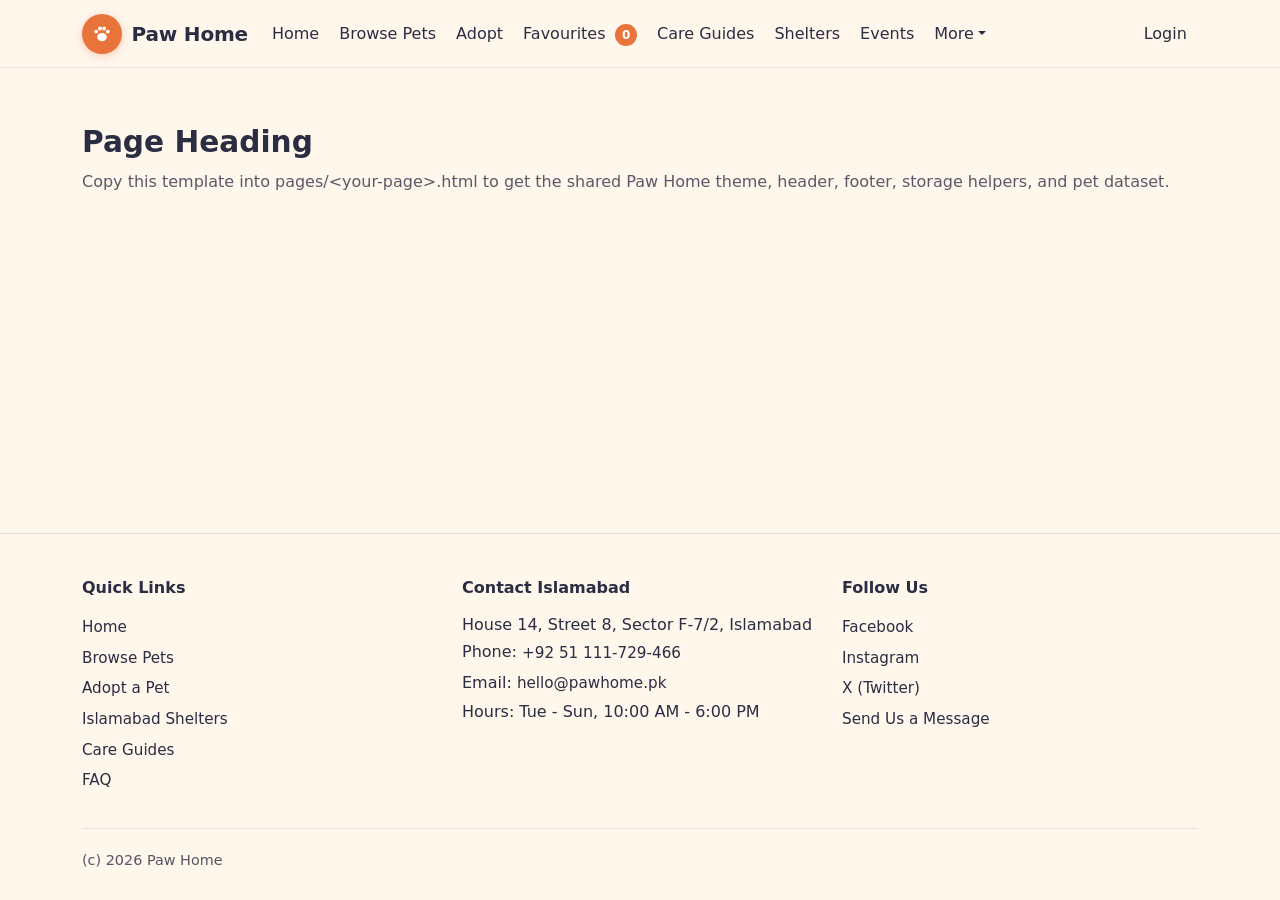
<file: _template.html>
<!DOCTYPE html>
<html lang="en">
<head>
  <meta charset="UTF-8">
  <meta name="viewport" content="width=device-width, initial-scale=1.0">
  <!-- Update the page title before building your page -->
  <title>Page Title | Paw Home</title>

  <!-- Bootstrap 5 CSS (CDN) -->
  <link
    href="https://cdn.jsdelivr.net/npm/bootstrap@5.3.3/dist/css/bootstrap.min.css"
    rel="stylesheet"
  >
  <!-- Paw Home Global Theme (relative path from pages/) -->
  <link rel="stylesheet" href="../css/style.css">
</head>
<body>
  <!-- Accessible skip link for keyboard users -->
  <a href="#main" class="skip-link">Skip to main content</a>

  <!-- Shared header injected by ../js/layout.js -->
  <div id="site-header"></div>

  <main id="main" tabindex="-1">
    <!-- Replace this starter section with your page content -->
    <section class="paw-section">
      <div class="container">
        <h1 class="paw-section-title">Page Heading</h1>
        <p class="paw-section-subtitle">
          Copy this template into pages/&lt;your-page&gt;.html to get the shared Paw Home
          theme, header, footer, storage helpers, and pet dataset.
        </p>

        <!--
          TIP FOR CARD IMAGES (prevents broken-image icons if a photo is missing):
          <div class="paw-card-img-wrap">
            <img
              src="../images/pets/bruno.jpg"
              alt="Bruno the German Shepherd"
              class="paw-card-img"
              onerror="this.onerror=null; pawLayout.handleImageError(this);"
            >
          </div>
        -->
      </div>
    </section>
  </main>

  <!-- Shared footer injected by ../js/layout.js -->
  <div id="site-footer"></div>

  <!-- Bootstrap 5 JS Bundle (CDN) -->
  <script src="https://cdn.jsdelivr.net/npm/bootstrap@5.3.3/dist/js/bootstrap.bundle.min.js"></script>
  <!-- Paw Home Shared Scripts (relative paths from pages/) -->
  <script src="../js/data.js"></script>
  <script src="../js/storage.js"></script>
  <script src="../js/layout.js"></script>
</body>
</html>
</file>
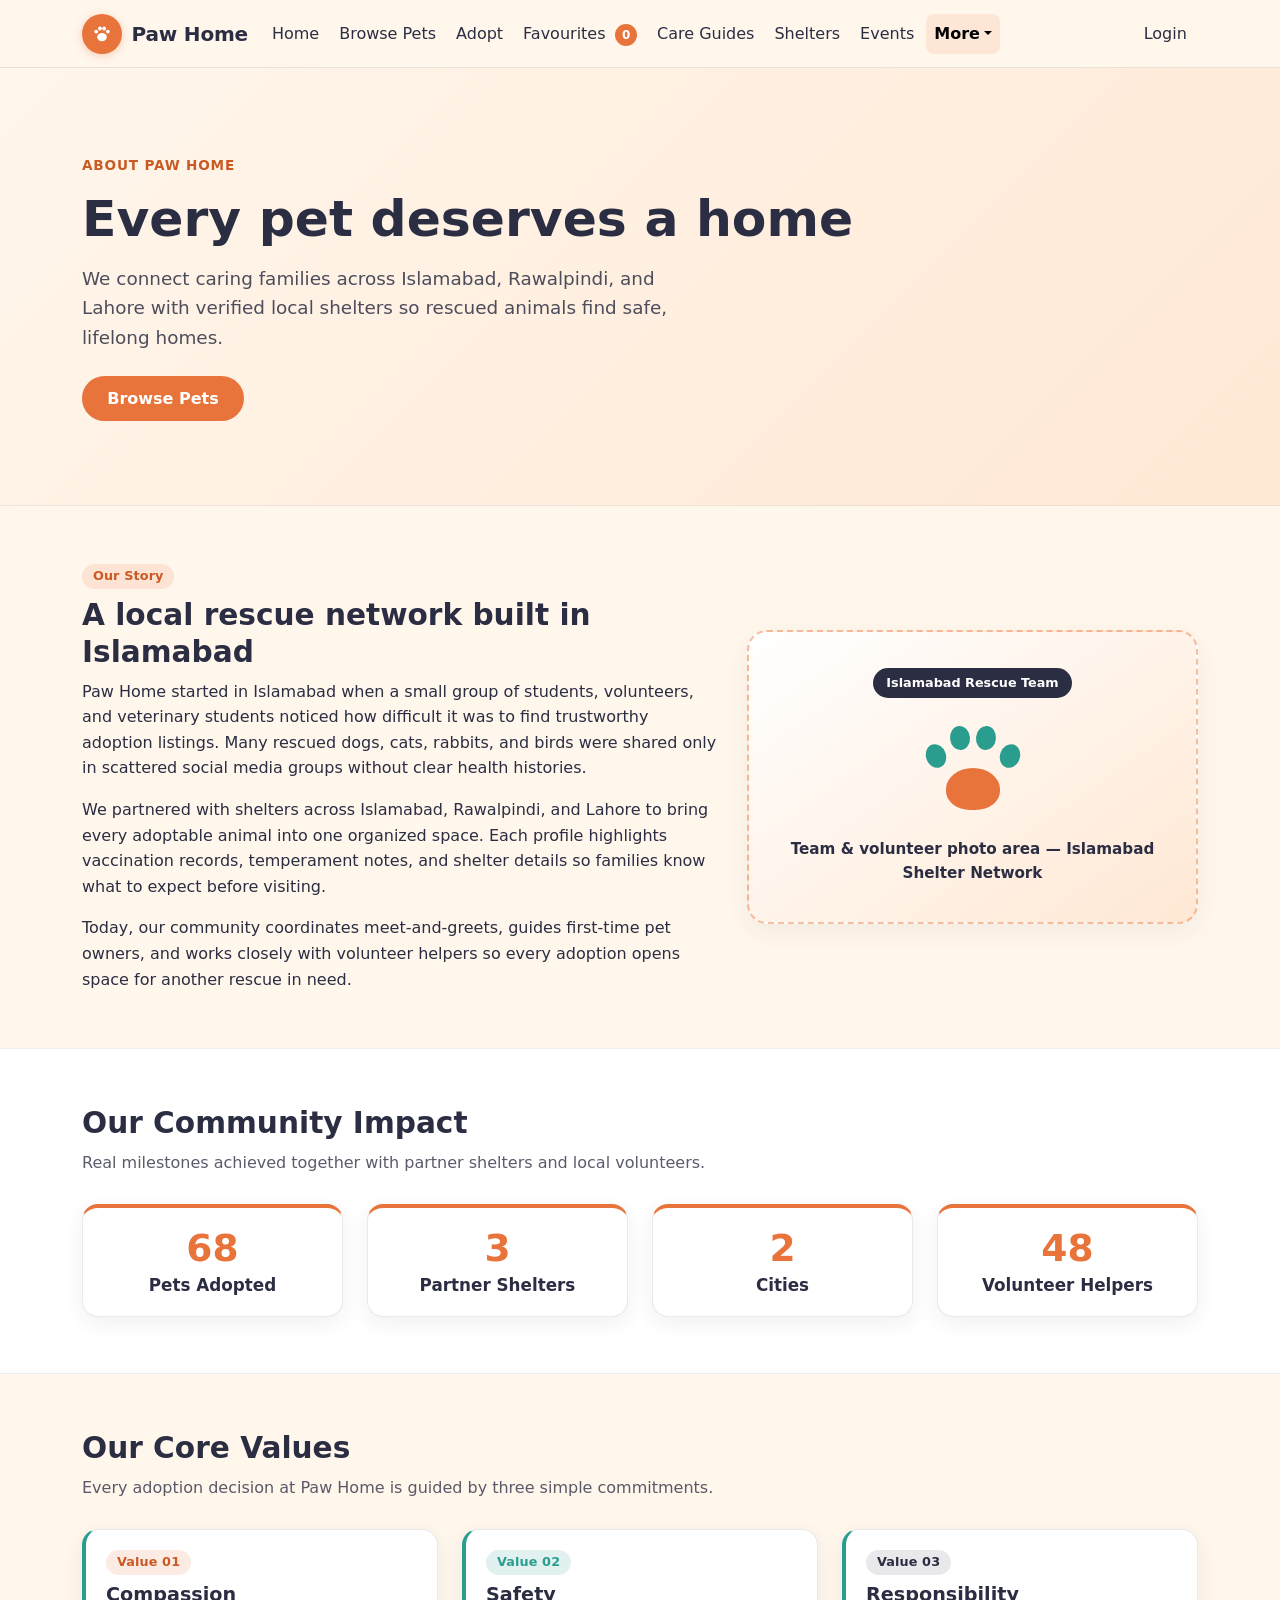
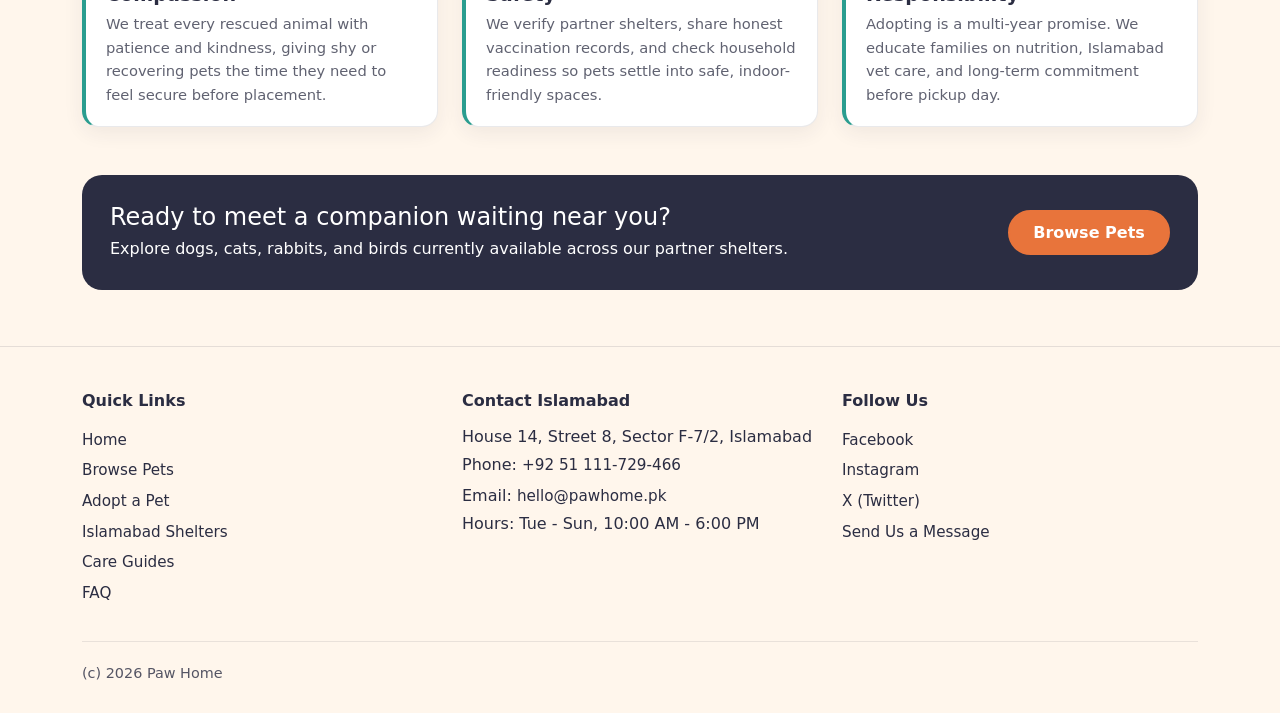
<file: pages/about.html>
<!DOCTYPE html>
<html lang="en">
<head>
  <meta charset="UTF-8">
  <meta name="viewport" content="width=device-width, initial-scale=1.0">
  <title>About Us | Paw Home Islamabad</title>

  <!-- Bootstrap 5 CSS (CDN) -->
  <link
    href="https://cdn.jsdelivr.net/npm/bootstrap@5.3.3/dist/css/bootstrap.min.css"
    rel="stylesheet"
  >
  <!-- Paw Home Global Theme -->
  <link rel="stylesheet" href="../css/style.css">
  <!-- About Page Styles -->
  <link rel="stylesheet" href="../css/about.css">
</head>
<body>
  <!-- Accessible skip link for keyboard users -->
  <a href="#main" class="skip-link">Skip to main content</a>

  <!-- Shared header & navbar injected by ../js/layout.js -->
  <div id="site-header"></div>

  <main id="main" tabindex="-1">
    <!-- Hero Section -->
    <section class="paw-hero">
      <div class="container">
        <span class="paw-hero-eyebrow">About Paw Home</span>
        <h1 class="paw-hero-title">Every pet deserves a home</h1>
        <p class="paw-hero-subtitle">
          We connect caring families across Islamabad, Rawalpindi, and Lahore with verified
          local shelters so rescued animals find safe, lifelong homes.
        </p>
        <div class="paw-hero-actions">
          <a href="../pages/pets.html" class="btn-paw">Browse Pets</a>
        </div>
      </div>
    </section>

    <!-- Our Story Section -->
    <section class="paw-section" aria-labelledby="our-story-heading">
      <div class="container">
        <div class="row g-4 align-items-center">
          <div class="col-12 col-lg-7">
            <span class="paw-badge paw-badge-orange mb-2">Our Story</span>
            <h2 id="our-story-heading" class="paw-section-title">A local rescue network built in Islamabad</h2>
            <p>
              Paw Home started in Islamabad when a small group of students, volunteers, and
              veterinary students noticed how difficult it was to find trustworthy adoption
              listings. Many rescued dogs, cats, rabbits, and birds were shared only in scattered
              social media groups without clear health histories.
            </p>
            <p>
              We partnered with shelters across Islamabad, Rawalpindi, and Lahore to bring every
              adoptable animal into one organized space. Each profile highlights vaccination records,
              temperament notes, and shelter details so families know what to expect before visiting.
            </p>
            <p class="mb-0">
              Today, our community coordinates meet-and-greets, guides first-time pet owners, and
              works closely with volunteer helpers so every adoption opens space for another rescue
              in need.
            </p>
          </div>

          <div class="col-12 col-lg-5">
            <!-- CSS placeholder for team photo (avoids broken image links when no photo file exists) -->
            <div
              class="about-team-photo"
              role="img"
              aria-label="Paw Home Islamabad volunteers and rescue coordinators caring for adopted pets at a community shelter"
            >
              <span class="about-photo-tag">Islamabad Rescue Team</span>
              <div class="about-paw-emblem" aria-hidden="true">
                <span class="about-paw-pad"></span>
                <span class="about-paw-toe toe-1"></span>
                <span class="about-paw-toe toe-2"></span>
                <span class="about-paw-toe toe-3"></span>
                <span class="about-paw-toe toe-4"></span>
              </div>
              <p class="about-photo-caption mb-0">
                Team &amp; volunteer photo area &mdash; Islamabad Shelter Network
              </p>
            </div>
          </div>
        </div>
      </div>
    </section>

    <!-- Impact Stats Row (rendered from STATS array in js/about.js) -->
    <section class="paw-section about-stats-section" aria-labelledby="impact-heading">
      <div class="container">
        <h2 id="impact-heading" class="paw-section-title">Our Community Impact</h2>
        <p class="paw-section-subtitle">
          Real milestones achieved together with partner shelters and local volunteers.
        </p>

        <!-- #stats row populated with .map() by js/about.js -->
        <div class="row g-4" id="stats"></div>
      </div>
    </section>

    <!-- Values Cards Section -->
    <section class="paw-section" aria-labelledby="values-heading">
      <div class="container">
        <h2 id="values-heading" class="paw-section-title">Our Core Values</h2>
        <p class="paw-section-subtitle">
          Every adoption decision at Paw Home is guided by three simple commitments.
        </p>

        <div class="row g-4">
          <div class="col-12 col-md-4">
            <article class="paw-card about-value-card">
              <div class="paw-card-body">
                <span class="paw-badge paw-badge-orange align-self-start mb-2">Value 01</span>
                <h3 class="paw-card-title">Compassion</h3>
                <p class="paw-card-meta mb-0">
                  We treat every rescued animal with patience and kindness, giving shy or recovering
                  pets the time they need to feel secure before placement.
                </p>
              </div>
            </article>
          </div>

          <div class="col-12 col-md-4">
            <article class="paw-card about-value-card">
              <div class="paw-card-body">
                <span class="paw-badge paw-badge-teal align-self-start mb-2">Value 02</span>
                <h3 class="paw-card-title">Safety</h3>
                <p class="paw-card-meta mb-0">
                  We verify partner shelters, share honest vaccination records, and check household
                  readiness so pets settle into safe, indoor-friendly spaces.
                </p>
              </div>
            </article>
          </div>

          <div class="col-12 col-md-4">
            <article class="paw-card about-value-card">
              <div class="paw-card-body">
                <span class="paw-badge paw-badge-navy align-self-start mb-2">Value 03</span>
                <h3 class="paw-card-title">Responsibility</h3>
                <p class="paw-card-meta mb-0">
                  Adopting is a multi-year promise. We educate families on nutrition, Islamabad vet
                  care, and long-term commitment before pickup day.
                </p>
              </div>
            </article>
          </div>
        </div>

        <!-- Call-to-Action Button -->
        <div class="about-cta-wrap mt-5">
          <div>
            <h3 class="h4 mb-1">Ready to meet a companion waiting near you?</h3>
            <p class="mb-0">
              Explore dogs, cats, rabbits, and birds currently available across our partner shelters.
            </p>
          </div>
          <a href="../pages/pets.html" class="btn-paw">Browse Pets</a>
        </div>
      </div>
    </section>
  </main>

  <!-- Shared footer injected by ../js/layout.js -->
  <div id="site-footer"></div>

  <!-- Bootstrap 5 JS Bundle (CDN) -->
  <script src="https://cdn.jsdelivr.net/npm/bootstrap@5.3.3/dist/js/bootstrap.bundle.min.js"></script>
  <!-- Paw Home Shared Scripts + Page Script -->
  <script src="../js/data.js"></script>
  <script src="../js/storage.js"></script>
  <script src="../js/layout.js"></script>
  <script src="../js/about.js"></script>
</body>
</html>
</file>
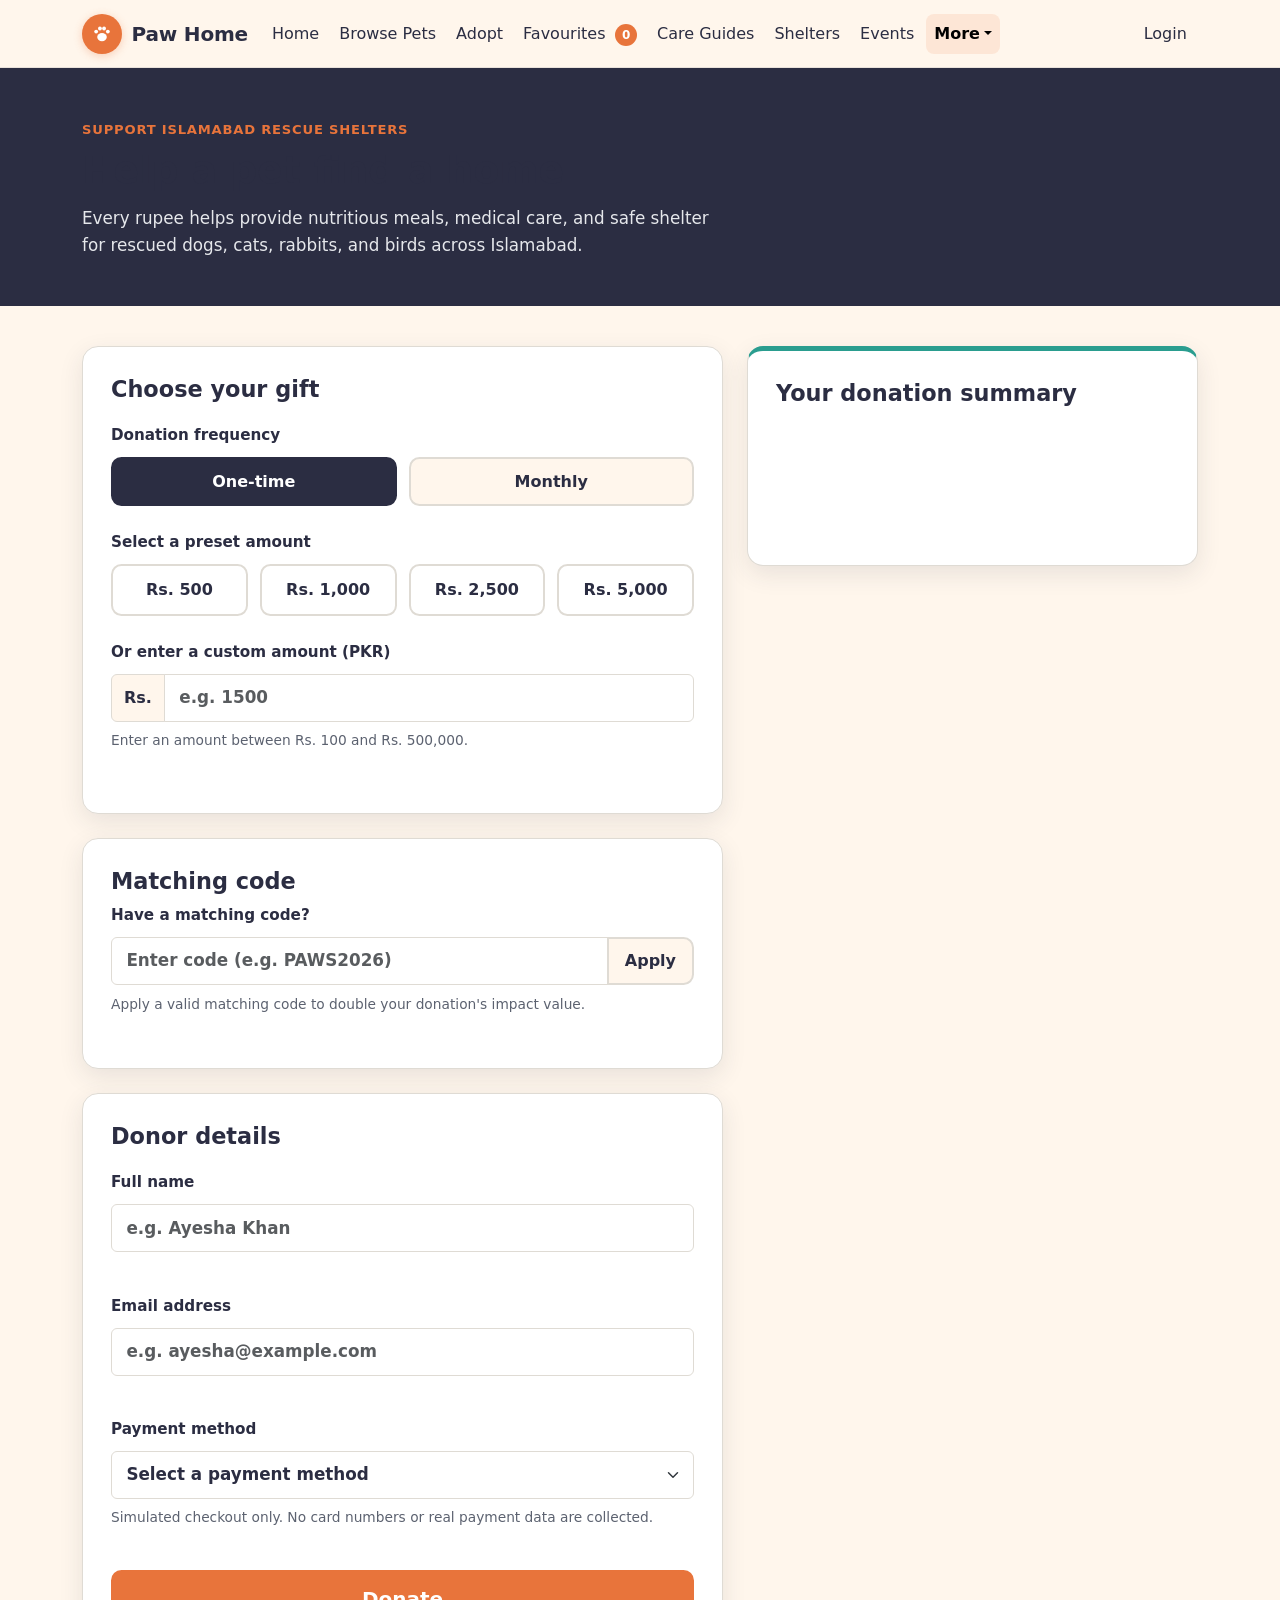
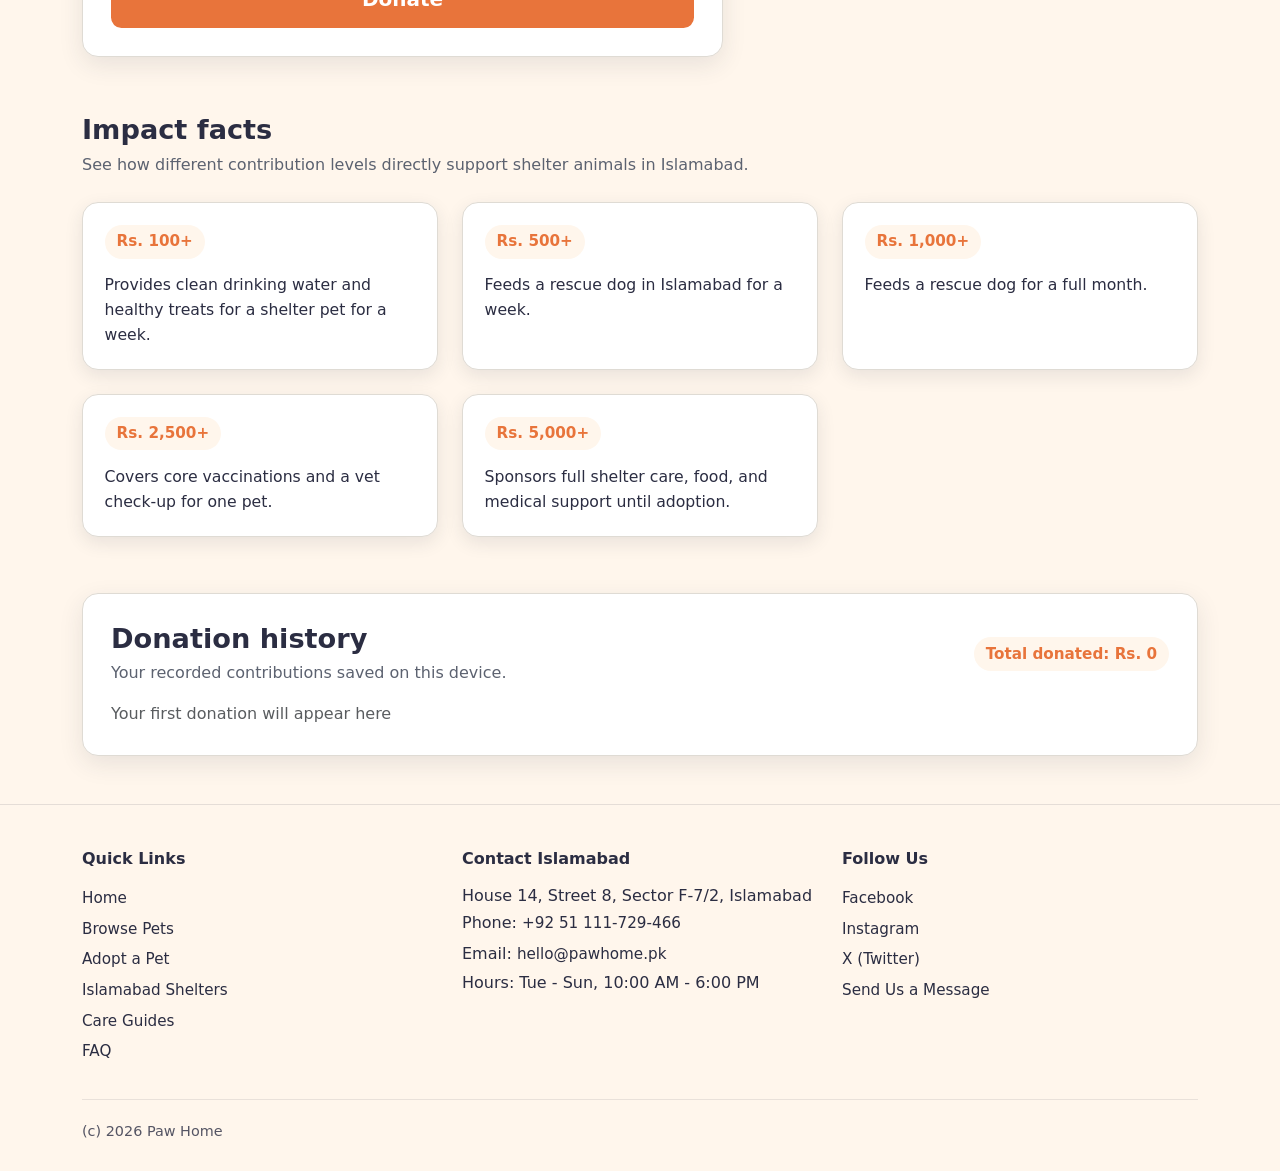
<file: pages/donate.html>
<!DOCTYPE html>
<html lang="en">
<head>
  <meta charset="UTF-8">
  <meta name="viewport" content="width=device-width, initial-scale=1.0">
  <title>Donate | Paw Home Islamabad</title>

  <!-- 1. Bootstrap 5 CSS (CDN) -->
  <link
    href="https://cdn.jsdelivr.net/npm/bootstrap@5.3.3/dist/css/bootstrap.min.css"
    rel="stylesheet"
  >
  <!-- 2. Paw Home Global Theme -->
  <link rel="stylesheet" href="../css/style.css">
  <!-- 3. Donate Page Styles -->
  <link rel="stylesheet" href="../css/donate.css">
</head>
<body class="donate-page">
  <!-- Accessible skip link for keyboard users -->
  <a href="#main" class="skip-link">Skip to main content</a>

  <!-- Shared header and nav injected by ../js/layout.js -->
  <div id="site-header"></div>

  <main id="main" tabindex="-1" class="donate-main">
    <!-- Hero Section -->
    <section class="donate-hero" aria-labelledby="donate-heading">
      <div class="container">
        <span class="donate-eyebrow">Support Islamabad Rescue Shelters</span>
        <h1 id="donate-heading" class="donate-hero-title">Help a pet find a home</h1>
        <p class="donate-hero-subtitle mb-0">
          Every rupee helps provide nutritious meals, medical care, and safe shelter for rescued dogs,
          cats, rabbits, and birds across Islamabad.
        </p>
      </div>
    </section>

    <!-- Donation Selector & Live Summary Card -->
    <section class="donate-builder-section" aria-labelledby="donate-builder-heading">
      <div class="container">
        <div class="row g-4 align-items-start">

          <!-- Left Column: Frequency Toggle, Presets & Custom Amount -->
          <div class="col-12 col-lg-7">
            <div class="donate-card">
              <h2 id="donate-builder-heading" class="donate-card-heading">Choose your gift</h2>

              <!-- One-time / Monthly Frequency Toggle -->
              <fieldset class="donate-fieldset mb-4">
                <legend class="donate-field-label">Donation frequency</legend>
                <div
                  id="frequency-toggle"
                  class="donate-frequency-group"
                  role="group"
                  aria-label="Donation frequency"
                >
                  <button
                    type="button"
                    class="btn donate-freq-btn is-active"
                    data-frequency="one-time"
                    aria-pressed="true"
                  >
                    One-time
                  </button>
                  <button
                    type="button"
                    class="btn donate-freq-btn"
                    data-frequency="monthly"
                    aria-pressed="false"
                  >
                    Monthly
                  </button>
                </div>
              </fieldset>

              <!-- Preset Amount Buttons (handled by one delegated click listener in js/donate.js) -->
              <fieldset class="donate-fieldset mb-4">
                <legend class="donate-field-label">Select a preset amount</legend>
                <div
                  id="preset-buttons"
                  class="donate-preset-grid"
                  role="group"
                  aria-label="Preset donation amounts"
                >
                  <button
                    type="button"
                    class="btn donate-preset-btn"
                    data-amount="500"
                    aria-pressed="false"
                  >
                    Rs. 500
                  </button>
                  <button
                    type="button"
                    class="btn donate-preset-btn"
                    data-amount="1000"
                    aria-pressed="false"
                  >
                    Rs. 1,000
                  </button>
                  <button
                    type="button"
                    class="btn donate-preset-btn"
                    data-amount="2500"
                    aria-pressed="false"
                  >
                    Rs. 2,500
                  </button>
                  <button
                    type="button"
                    class="btn donate-preset-btn"
                    data-amount="5000"
                    aria-pressed="false"
                  >
                    Rs. 5,000
                  </button>
                </div>
              </fieldset>

              <!-- Custom Amount Input -->
              <div class="mb-2">
                <label for="custom-amount" class="form-label donate-field-label">
                  Or enter a custom amount (PKR)
                </label>
                <div class="input-group donate-input-group">
                  <span class="input-group-text donate-currency-prefix" id="currency-prefix">Rs.</span>
                  <input
                    type="text"
                    inputmode="numeric"
                    class="form-control donate-amount-input"
                    id="custom-amount"
                    name="amount"
                    placeholder="e.g. 1500"
                    aria-describedby="currency-prefix amount-hint amount-error"
                    aria-invalid="false"
                    autocomplete="off"
                  >
                </div>
                <p id="amount-hint" class="donate-hint mb-1">
                  Enter an amount between Rs. 100 and Rs. 500,000.
                </p>
                <p
                  id="amount-error"
                  class="donate-error mb-0"
                  role="status"
                  aria-live="polite"
                ></p>
              </div>
            </div>

            <!-- Discount / Matching Code Section -->
            <section
              id="discount-code-section"
              class="donate-card mt-4"
              aria-labelledby="discount-code-heading"
            >
              <div class="d-flex align-items-center justify-content-between gap-2 mb-2">
                <h2 id="discount-code-heading" class="donate-card-heading mb-0">Matching code</h2>
                <span
                  id="code-applied-badge"
                  class="badge rounded-pill text-bg-success d-none"
                >Code applied</span>
              </div>
              <label for="discount-code-input" class="form-label donate-field-label">
                Have a matching code?
              </label>
              <div class="input-group donate-input-group">
                <input
                  type="text"
                  class="form-control donate-amount-input"
                  id="discount-code-input"
                  name="discountCode"
                  placeholder="Enter code (e.g. PAWS2026)"
                  aria-describedby="discount-code-hint discount-code-error"
                  aria-invalid="false"
                  autocomplete="off"
                >
                <button
                  type="button"
                  id="apply-code-btn"
                  class="btn donate-freq-btn"
                >
                  Apply
                </button>
              </div>
              <p id="discount-code-hint" class="donate-hint mb-1">
                Apply a valid matching code to double your donation's impact value.
              </p>
              <p
                id="discount-code-error"
                class="donate-error mb-0"
                role="status"
                aria-live="polite"
              ></p>
            </section>

            <!-- Donor Details Form Section -->
            <section
              id="donor-form-section"
              class="donate-card mt-4"
              aria-labelledby="donor-form-heading"
            >
              <h2 id="donor-form-heading" class="donate-card-heading">Donor details</h2>
              <form id="donor-form" novalidate>
                <div class="mb-3">
                  <label for="donor-name" class="form-label donate-field-label">
                    Full name
                  </label>
                  <input
                    type="text"
                    class="form-control donate-amount-input"
                    id="donor-name"
                    name="donorName"
                    placeholder="e.g. Ayesha Khan"
                    aria-describedby="donor-name-error"
                    aria-invalid="false"
                    autocomplete="name"
                    required
                  >
                  <p
                    id="donor-name-error"
                    class="donate-error mb-0 mt-1"
                    role="status"
                    aria-live="polite"
                  ></p>
                </div>

                <div class="mb-3">
                  <label for="donor-email" class="form-label donate-field-label">
                    Email address
                  </label>
                  <input
                    type="email"
                    class="form-control donate-amount-input"
                    id="donor-email"
                    name="donorEmail"
                    placeholder="e.g. ayesha@example.com"
                    aria-describedby="donor-email-error"
                    aria-invalid="false"
                    autocomplete="email"
                    required
                  >
                  <p
                    id="donor-email-error"
                    class="donate-error mb-0 mt-1"
                    role="status"
                    aria-live="polite"
                  ></p>
                </div>

                <div class="mb-3">
                  <label for="payment-method" class="form-label donate-field-label">
                    Payment method
                  </label>
                  <select
                    class="form-select donate-amount-input"
                    id="payment-method"
                    name="paymentMethod"
                    aria-describedby="payment-method-hint payment-method-error"
                    aria-invalid="false"
                    required
                  >
                    <option value="">Select a payment method</option>
                    <option value="Easypaisa">Easypaisa</option>
                    <option value="JazzCash">JazzCash</option>
                    <option value="Bank transfer">Bank transfer</option>
                  </select>
                  <p id="payment-method-hint" class="donate-hint mb-1">
                    Simulated checkout only. No card numbers or real payment data are collected.
                  </p>
                  <p
                    id="payment-method-error"
                    class="donate-error mb-0"
                    role="status"
                    aria-live="polite"
                  ></p>
                </div>

                <button
                  type="submit"
                  id="donate-submit-btn"
                  class="btn btn-lg w-100 donate-preset-btn is-active"
                >
                  Donate
                </button>
              </form>
            </section>
          </div>

          <!-- Right Column: Live Summary Card -->
          <div class="col-12 col-lg-5">
            <aside
              id="donation-summary-card"
              class="donate-summary-card"
              aria-labelledby="summary-heading"
              aria-live="polite"
            >
              <div class="d-flex align-items-center justify-content-between gap-2 mb-3">
                <h2 id="summary-heading" class="donate-summary-heading mb-0">Your donation summary</h2>
                <span
                  id="summary-match-badge"
                  class="badge rounded-pill text-bg-success d-none"
                >2x Impact</span>
              </div>

              <!-- Populated when amount is valid; hidden and cleared when invalid/empty -->
              <div id="summary-content" class="donate-summary-content d-none">
                <div class="donate-summary-row">
                  <span class="donate-summary-label">Amount</span>
                  <span id="summary-amount" class="donate-summary-amount"></span>
                </div>

                <div class="donate-summary-row">
                  <span class="donate-summary-label">Frequency</span>
                  <span id="summary-frequency" class="donate-summary-frequency"></span>
                </div>

                <div id="summary-match-row" class="donate-summary-row d-none">
                  <span class="donate-summary-label">Impact value (2x match)</span>
                  <span id="summary-impact-value" class="fw-bold text-success"></span>
                </div>

                <div class="donate-summary-impact-box">
                  <span class="donate-summary-impact-label">Estimated impact</span>
                  <p id="summary-impact" class="donate-summary-impact-text mb-0"></p>
                </div>
              </div>
            </aside>
          </div>

        </div>
      </div>
    </section>

    <!-- Impact Facts Section (cards rendered from IMPACT array in js/donate.js) -->
    <section class="donate-impact-section" aria-labelledby="impact-facts-heading">
      <div class="container">
        <div class="donate-section-header">
          <h2 id="impact-facts-heading" class="donate-section-title">Impact facts</h2>
          <p class="donate-section-subtitle mb-0">
            See how different contribution levels directly support shelter animals in Islamabad.
          </p>
        </div>

        <div id="impact-facts-grid" class="row g-4"></div>
      </div>
    </section>

    <!-- Donation History Section -->
    <section
      id="donation-history-section"
      class="pb-5"
      aria-labelledby="donation-history-heading"
    >
      <div class="container">
        <div class="donate-card">
          <div class="d-flex flex-wrap align-items-center justify-content-between gap-2 mb-3">
            <div>
              <h2 id="donation-history-heading" class="donate-section-title mb-1">
                Donation history
              </h2>
              <p class="donate-section-subtitle mb-0">
                Your recorded contributions saved on this device.
              </p>
            </div>
            <div class="donate-impact-badge mb-0">
              Total donated: <span id="history-total-donated">Rs. 0</span>
            </div>
          </div>

          <p id="history-empty-state" class="text-muted mb-0">
            Your first donation will appear here
          </p>
          <ul id="donation-history-list" class="list-group list-group-flush d-none"></ul>
        </div>
      </div>
    </section>
  </main>

  <!-- Thank-You Bootstrap Modal -->
  <div
    class="modal fade"
    id="thank-you-modal"
    tabindex="-1"
    aria-labelledby="thank-you-modal-title"
    aria-hidden="true"
  >
    <div class="modal-dialog modal-dialog-centered">
      <div class="modal-content">
        <div class="modal-header">
          <h2 class="modal-title fs-5 fw-bold" id="thank-you-modal-title">
            Thank you for your gift!
          </h2>
          <button
            type="button"
            class="btn-close"
            data-bs-dismiss="modal"
            aria-label="Close"
          ></button>
        </div>
        <div class="modal-body">
          <p id="thank-you-message" class="mb-3"></p>
          <div class="donate-summary-impact-box">
            <span class="donate-summary-impact-label">Estimated impact</span>
            <p id="thank-you-impact" class="donate-summary-impact-text mb-0"></p>
          </div>
        </div>
        <div class="modal-footer">
          <button type="button" class="btn donate-freq-btn is-active" data-bs-dismiss="modal">
            Done
          </button>
        </div>
      </div>
    </div>
  </div>

  <!-- Shared footer injected by ../js/layout.js -->
  <div id="site-footer"></div>

  <!-- Bootstrap 5 JS Bundle (CDN) -->
  <script src="https://cdn.jsdelivr.net/npm/bootstrap@5.3.3/dist/js/bootstrap.bundle.min.js"></script>
  <!-- Shared Paw Home Scripts + Page Script -->
  <script src="../js/data.js"></script>
  <script src="../js/storage.js"></script>
  <script src="../js/layout.js"></script>
  <script src="../js/donate.js"></script>
</body>
</html>
</file>
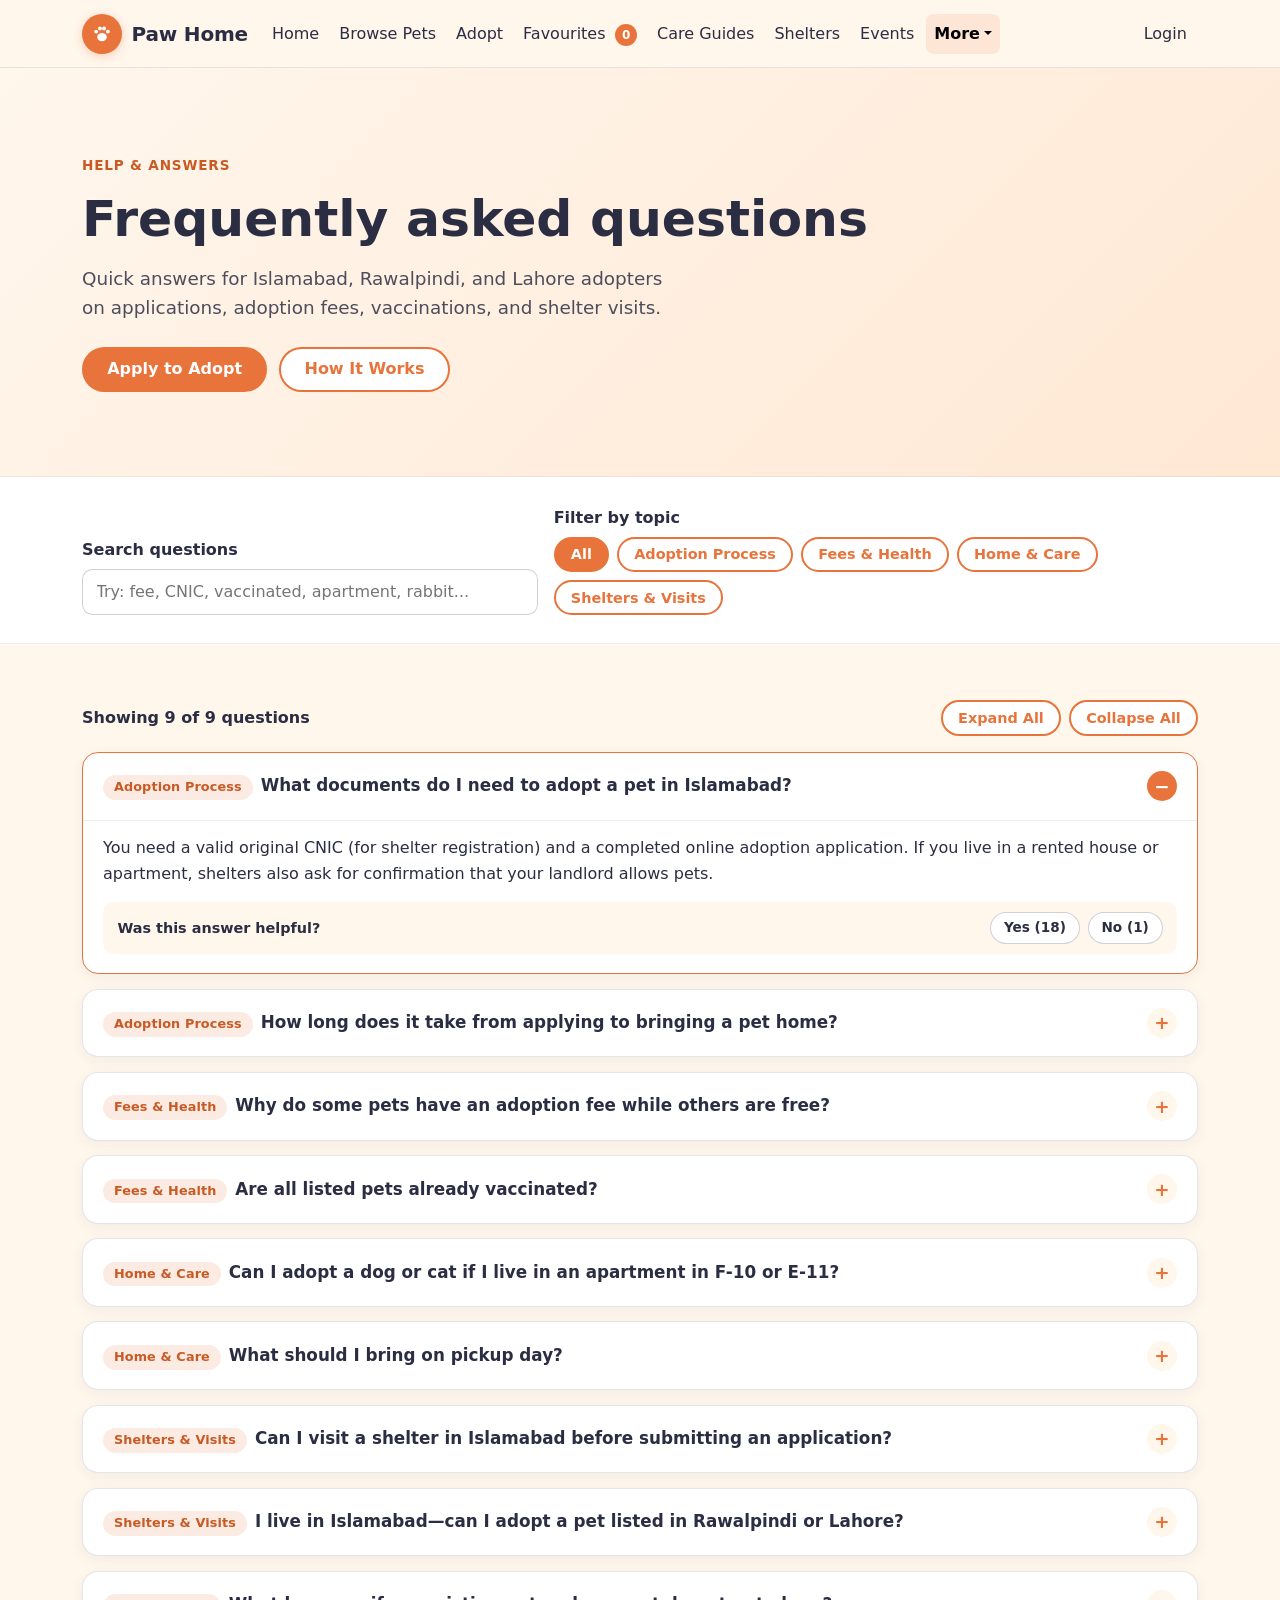
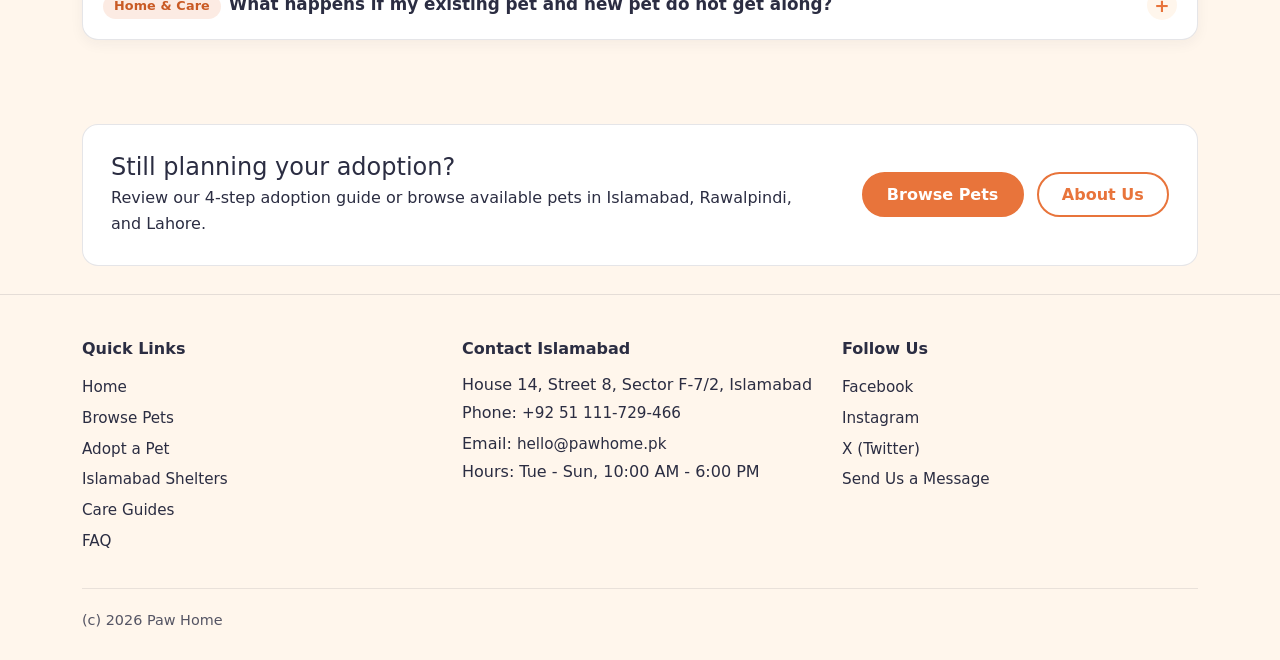
<file: pages/faq.html>
<!DOCTYPE html>
<html lang="en">
<head>
  <meta charset="UTF-8">
  <meta name="viewport" content="width=device-width, initial-scale=1.0">
  <title>Frequently Asked Questions | Paw Home Islamabad</title>

  <!-- Bootstrap 5 CSS (CDN) -->
  <link
    href="https://cdn.jsdelivr.net/npm/bootstrap@5.3.3/dist/css/bootstrap.min.css"
    rel="stylesheet"
  >
  <!-- Paw Home Global Theme -->
  <link rel="stylesheet" href="../css/style.css">
  <!-- FAQ Page Styles -->
  <link rel="stylesheet" href="../css/faq.css">
</head>
<body>
  <!-- Accessible skip link for keyboard users -->
  <a href="#main" class="skip-link">Skip to main content</a>

  <!-- Shared header & navbar injected by ../js/layout.js -->
  <div id="site-header"></div>

  <main id="main" tabindex="-1">
    <!-- Hero Section -->
    <section class="paw-hero">
      <div class="container">
        <span class="paw-hero-eyebrow">Help &amp; Answers</span>
        <h1 class="paw-hero-title">Frequently asked questions</h1>
        <p class="paw-hero-subtitle">
          Quick answers for Islamabad, Rawalpindi, and Lahore adopters on applications,
          adoption fees, vaccinations, and shelter visits.
        </p>
        <div class="paw-hero-actions">
          <a href="../pages/adopt.html" class="btn-paw">Apply to Adopt</a>
          <a href="../pages/how-it-works.html" class="btn-paw-outline">How It Works</a>
        </div>
      </div>
    </section>

    <!-- Search & Category Filter Section -->
    <section class="paw-section-sm faq-controls-section">
      <div class="container">
        <div class="row g-3 align-items-end">
          <div class="col-12 col-md-6 col-lg-5">
            <label for="faq-search" class="paw-label">Search questions</label>
            <input
              type="search"
              id="faq-search"
              class="paw-input"
              placeholder="Try: fee, CNIC, vaccinated, apartment, rabbit..."
            >
          </div>
          <div class="col-12 col-md-6 col-lg-7">
            <span class="paw-label">Filter by topic</span>
            <div class="faq-category-list" role="group" aria-label="Filter FAQs by category">
              <button type="button" class="btn-paw faq-cat-btn" data-category="All" aria-pressed="true">
                All
              </button>
              <button type="button" class="btn-paw-outline faq-cat-btn" data-category="Adoption Process" aria-pressed="false">
                Adoption Process
              </button>
              <button type="button" class="btn-paw-outline faq-cat-btn" data-category="Fees & Health" aria-pressed="false">
                Fees &amp; Health
              </button>
              <button type="button" class="btn-paw-outline faq-cat-btn" data-category="Home & Care" aria-pressed="false">
                Home &amp; Care
              </button>
              <button type="button" class="btn-paw-outline faq-cat-btn" data-category="Shelters & Visits" aria-pressed="false">
                Shelters &amp; Visits
              </button>
            </div>
          </div>
        </div>
      </div>
    </section>

    <!-- Accordion FAQ List Section -->
    <section class="paw-section">
      <div class="container">
        <div class="d-flex flex-column flex-sm-row justify-content-between align-items-sm-center gap-2 mb-3">
          <p class="mb-0 fw-semibold" id="faq-results-count" aria-live="polite">
            Showing all questions
          </p>
          <div class="d-flex gap-2">
            <button type="button" class="btn-paw-outline faq-utility-btn" id="faq-expand-all">
              Expand All
            </button>
            <button type="button" class="btn-paw-outline faq-utility-btn" id="faq-collapse-all">
              Collapse All
            </button>
          </div>
        </div>

        <!-- FAQ Items Container (populated by js/faq.js) -->
        <div id="faq-list" class="faq-accordion"></div>

        <!-- Empty State (shown when search/filter finds no matches) -->
        <div id="faq-empty-state" class="faq-empty-card text-center mt-3" hidden>
          <h2 class="h4 mb-2">No matching questions found</h2>
          <p class="mb-3">
            Try clearing your search keyword or switching back to all FAQ topics.
          </p>
          <button type="button" class="btn-paw" id="faq-clear-filters">
            Reset Search &amp; Filters
          </button>
        </div>
      </div>
    </section>

    <!-- Bottom Helpful Tip & Links -->
    <section class="paw-section-sm">
      <div class="container">
        <div class="faq-support-box">
          <div class="row g-3 align-items-center">
            <div class="col-12 col-md-8">
              <h2 class="h4 mb-1">Still planning your adoption?</h2>
              <p class="mb-0">
                Review our 4-step adoption guide or browse available pets in Islamabad, Rawalpindi,
                and Lahore.
              </p>
            </div>
            <div class="col-12 col-md-4 text-md-end">
              <a href="../pages/pets.html" class="btn-paw me-2 mb-2 mb-md-0">Browse Pets</a>
              <a href="../pages/about.html" class="btn-paw-outline">About Us</a>
            </div>
          </div>
        </div>
      </div>
    </section>
  </main>

  <!-- Shared footer injected by ../js/layout.js -->
  <div id="site-footer"></div>

  <!-- Bootstrap 5 JS Bundle (CDN) -->
  <script src="https://cdn.jsdelivr.net/npm/bootstrap@5.3.3/dist/js/bootstrap.bundle.min.js"></script>
  <!-- Paw Home Shared Scripts + Page Script -->
  <script src="../js/data.js"></script>
  <script src="../js/storage.js"></script>
  <script src="../js/layout.js"></script>
  <script src="../js/faq.js"></script>
</body>
</html>
</file>
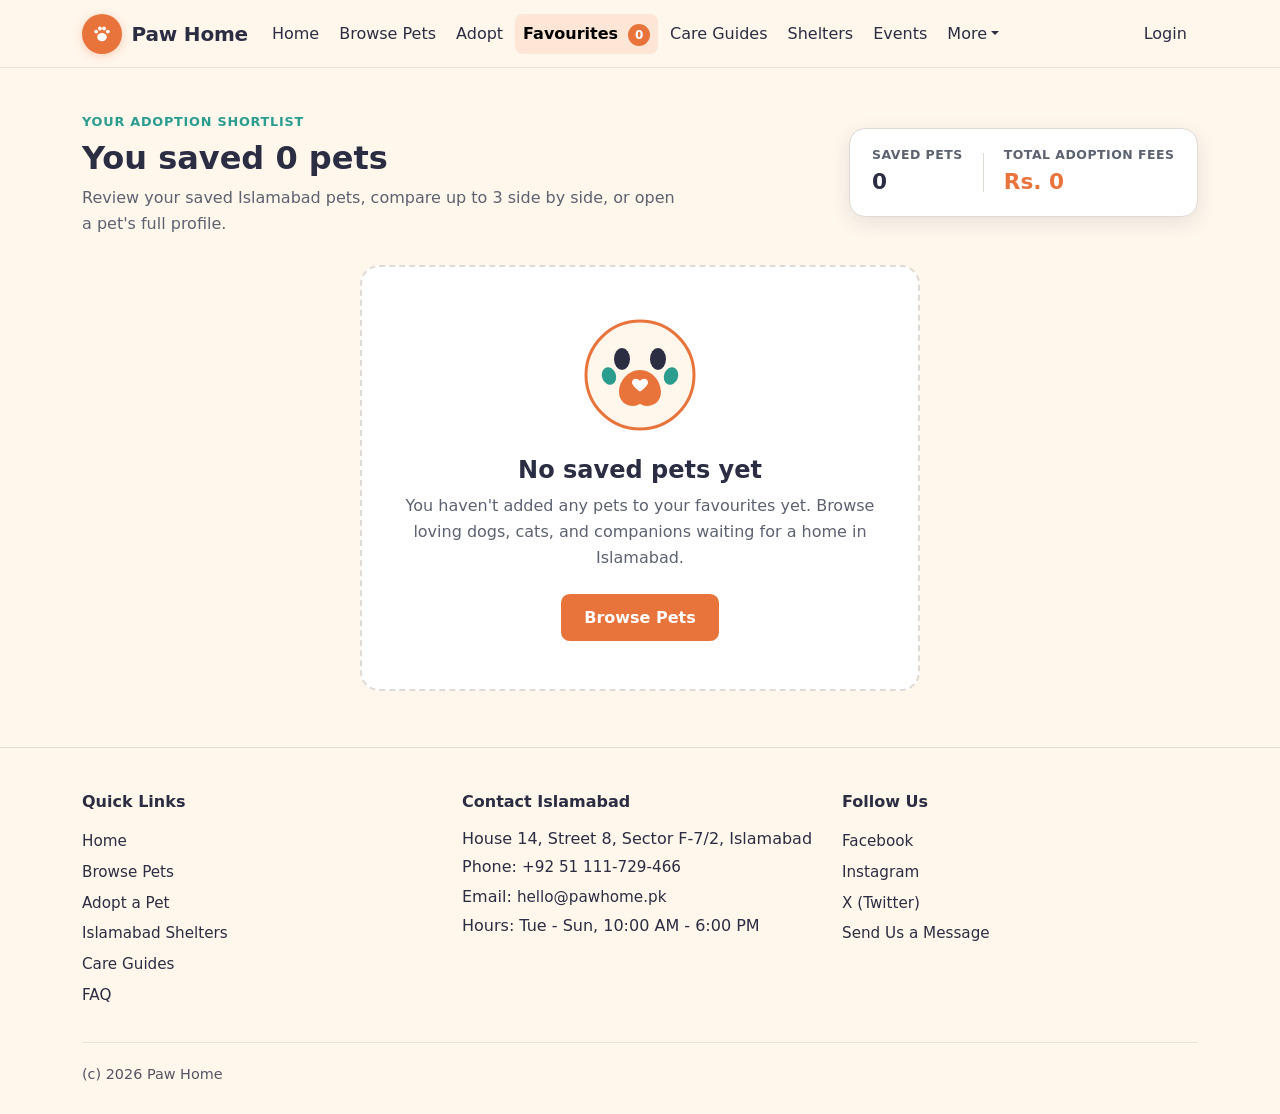
<file: pages/favourites.html>
<!DOCTYPE html>
<html lang="en">
<head>
  <meta charset="UTF-8">
  <meta name="viewport" content="width=device-width, initial-scale=1.0">
  <title>Saved Favourites | Paw Home Islamabad</title>

  <!-- 1. Bootstrap 5 CSS (CDN) -->
  <link
    href="https://cdn.jsdelivr.net/npm/bootstrap@5.3.3/dist/css/bootstrap.min.css"
    rel="stylesheet"
  >
  <!-- 2. Paw Home Global Theme -->
  <link rel="stylesheet" href="../css/style.css">
  <!-- 3. Favourites Page Styles -->
  <link rel="stylesheet" href="../css/favourites.css">
</head>
<body class="fav-page">
  <!-- Accessible skip link for keyboard users -->
  <a href="#main" class="skip-link">Skip to main content</a>

  <!-- Shared header and nav injected by ../js/layout.js -->
  <div id="site-header"></div>

  <main id="main" tabindex="-1" class="fav-main">
    <section class="fav-section" aria-labelledby="fav-heading">
      <div class="container">

        <!-- Page Header & Fee Summary Box -->
        <header class="fav-header">
          <div class="fav-header-text">
            <span class="fav-eyebrow">Your Adoption Shortlist</span>
            <h1 id="fav-heading" class="fav-heading">You saved 0 pets</h1>
            <p class="fav-subtitle mb-0">
              Review your saved Islamabad pets, compare up to 3 side by side, or open a pet's full profile.
            </p>
          </div>

          <aside class="fav-summary-box" id="fav-summary" aria-label="Favourites fee summary">
            <div class="fav-summary-item">
              <span class="fav-summary-label">Saved Pets</span>
              <span class="fav-summary-value" id="fav-count">0</span>
            </div>
            <div class="fav-summary-divider" aria-hidden="true"></div>
            <div class="fav-summary-item">
              <span class="fav-summary-label">Total Adoption Fees</span>
              <span class="fav-summary-value fav-summary-fee" id="fav-total-fee">Rs. 0</span>
            </div>
          </aside>
        </header>

        <!-- Sort & Compare Toolbar (hidden when empty) -->
        <div class="fav-toolbar" id="fav-toolbar">
          <div class="fav-sort-group">
            <label for="fav-sort" class="form-label fav-sort-label mb-0">Sort by</label>
            <select id="fav-sort" class="form-select fav-sort-select" aria-label="Sort saved pets">
              <option value="newest" selected>Newest saved</option>
              <option value="fee-asc">Fee low to high</option>
              <option value="name-asc">Name A-Z</option>
            </select>
          </div>

          <div class="fav-compare-group">
            <span id="compare-selected-count" class="fav-compare-count">
              0 of 3 selected for compare
            </span>
            <button
              type="button"
              id="compare-btn"
              class="btn btn-paw-compare"
              disabled
            >
              Compare selected
            </button>
          </div>
        </div>

        <!-- Warning Banner when user tries to select a 4th pet -->
        <div
          id="compare-warning"
          class="alert fav-warning d-none"
          role="alert"
          aria-live="polite"
        ></div>

        <!-- Saved Pets Card Grid (populated by ../js/favourites.js) -->
        <div id="fav-grid" class="row g-4" aria-live="polite"></div>

        <!-- Empty State (shown when no pets are saved) -->
        <div id="fav-empty" class="fav-empty d-none">
          <!-- Simple inline SVG illustration (no external image needed) -->
          <div class="fav-empty-illustration" aria-hidden="true">
            <svg width="120" height="120" viewBox="0 0 120 120" fill="none">
              <circle cx="60" cy="60" r="54" fill="#FFF6EC" stroke="#E8743B" stroke-width="3"></circle>
              <ellipse cx="42" cy="44" rx="8" ry="11" fill="#2B2D42"></ellipse>
              <ellipse cx="78" cy="44" rx="8" ry="11" fill="#2B2D42"></ellipse>
              <ellipse cx="29" cy="61" rx="7" ry="9" transform="rotate(-18 29 61)" fill="#2A9D8F"></ellipse>
              <ellipse cx="91" cy="61" rx="7" ry="9" transform="rotate(18 91 61)" fill="#2A9D8F"></ellipse>
              <path
                d="M60 55C48 55 39 66 39 77C39 86 46 91 53 91C57 91 59 89 60 89C61 89 63 91 67 91C74 91 81 86 81 77C81 66 72 55 60 55Z"
                fill="#E8743B"
              ></path>
              <path
                d="M60 66C57.5 62.5 52 63 52 67.5C52 71.5 60 76.5 60 76.5C60 76.5 68 71.5 68 67.5C68 63 62.5 62.5 60 66Z"
                fill="#FFFFFF"
              ></path>
            </svg>
          </div>
          <h2 class="fav-empty-title">No saved pets yet</h2>
          <p class="fav-empty-text">
            You haven't added any pets to your favourites yet. Browse loving dogs, cats, and companions waiting for a home in Islamabad.
          </p>
          <a href="../pages/pets.html" class="btn btn-paw-primary">Browse Pets</a>
        </div>

      </div>
    </section>
  </main>

  <!-- Bootstrap 5 Side-by-Side Comparison Modal -->
  <div
    class="modal fade"
    id="compare-modal"
    tabindex="-1"
    aria-labelledby="compare-modal-title"
    aria-hidden="true"
  >
    <div class="modal-dialog modal-lg modal-dialog-centered modal-dialog-scrollable">
      <div class="modal-content fav-modal-content">
        <div class="modal-header fav-modal-header">
          <h2 class="modal-title h5 mb-0" id="compare-modal-title">Compare Selected Pets</h2>
          <button
            type="button"
            class="btn-close btn-close-white"
            data-bs-dismiss="modal"
            aria-label="Close comparison modal"
          ></button>
        </div>
        <div class="modal-body p-3 p-md-4">
          <div class="table-responsive">
            <table class="table table-bordered align-middle fav-compare-table mb-0">
              <thead id="compare-table-head"></thead>
              <tbody id="compare-table-body"></tbody>
            </table>
          </div>
        </div>
        <div class="modal-footer fav-modal-footer">
          <button type="button" class="btn btn-paw-secondary" data-bs-dismiss="modal">Close</button>
        </div>
      </div>
    </div>
  </div>

  <!-- Shared footer injected by ../js/layout.js -->
  <div id="site-footer"></div>

  <!-- Bootstrap 5 JS Bundle (required for the comparison modal) -->
  <script src="https://cdn.jsdelivr.net/npm/bootstrap@5.3.3/dist/js/bootstrap.bundle.min.js"></script>
  <!-- Shared Paw Home Scripts + Page Script -->
  <script src="../js/data.js"></script>
  <script src="../js/storage.js"></script>
  <script src="../js/layout.js"></script>
  <script src="../js/favourites.js"></script>
</body>
</html>
</file>
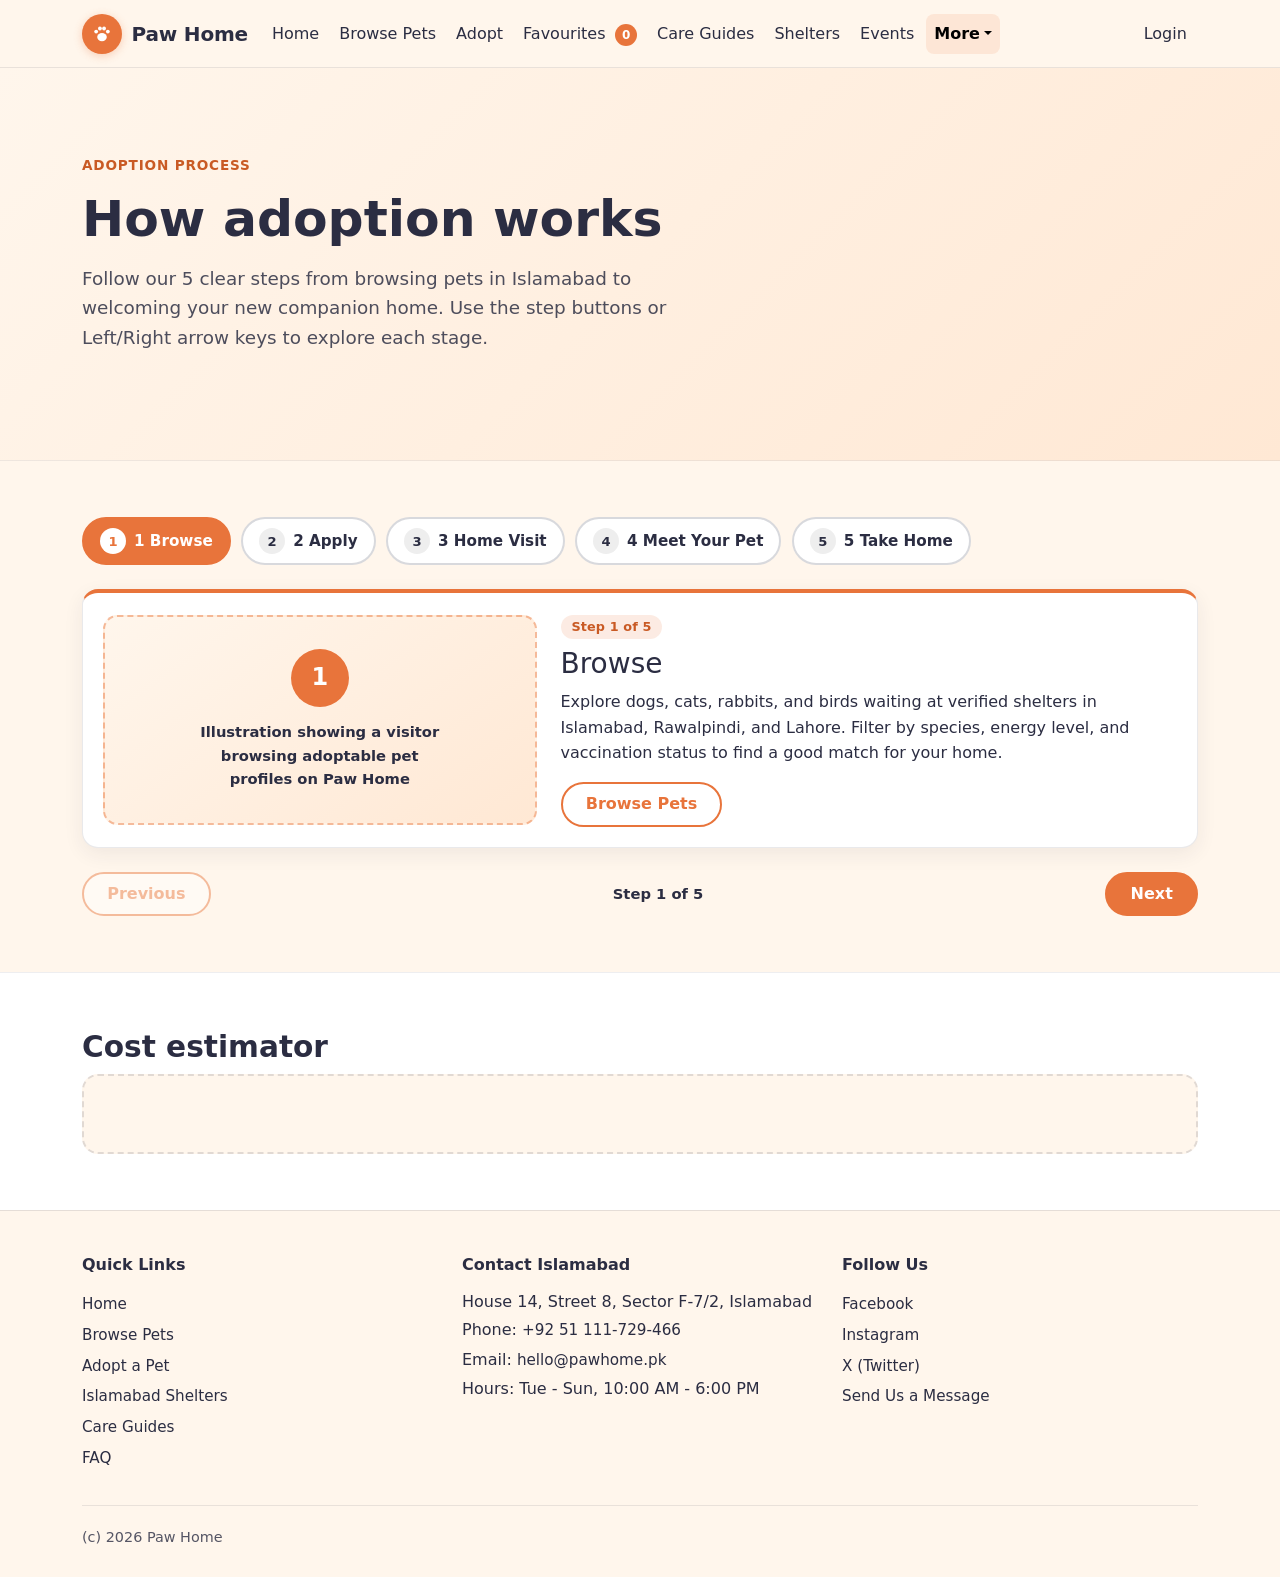
<file: pages/how-it-works.html>
<!DOCTYPE html>
<html lang="en">
<head>
  <meta charset="UTF-8">
  <meta name="viewport" content="width=device-width, initial-scale=1.0">
  <title>How Adoption Works | Paw Home Islamabad</title>

  <!-- Bootstrap 5 CSS (CDN) -->
  <link
    href="https://cdn.jsdelivr.net/npm/bootstrap@5.3.3/dist/css/bootstrap.min.css"
    rel="stylesheet"
  >
  <!-- Paw Home Global Theme -->
  <link rel="stylesheet" href="../css/style.css">
  <!-- How It Works Page Styles -->
  <link rel="stylesheet" href="../css/how-it-works.css">
</head>
<body>
  <!-- Accessible skip link for keyboard users -->
  <a href="#main" class="skip-link">Skip to main content</a>

  <!-- Shared header & navbar injected by ../js/layout.js -->
  <div id="site-header"></div>

  <main id="main" tabindex="-1">
    <!-- Hero / Page Title -->
    <section class="paw-hero">
      <div class="container">
        <span class="paw-hero-eyebrow">Adoption Process</span>
        <h1 class="paw-hero-title">How adoption works</h1>
        <p class="paw-hero-subtitle">
          Follow our 5 clear steps from browsing pets in Islamabad to welcoming your new companion
          home. Use the step buttons or Left/Right arrow keys to explore each stage.
        </p>
      </div>
    </section>

    <!-- 5-Step Interactive Stepper Section (rendered by js/how-it-works.js) -->
    <section class="paw-section" aria-labelledby="stepper-heading">
      <div class="container">
        <h2 id="stepper-heading" class="visually-hidden">5-Step Adoption Guide</h2>

        <!-- Step Buttons Container (populated from STEPS array in js/how-it-works.js) -->
        <div
          id="stepper-buttons"
          class="hiw-stepper-nav mb-4"
          role="group"
          aria-label="Adoption steps"
        ></div>

        <!-- Step Content Panel (aria-live="polite" announces step changes to screen readers) -->
        <article
          id="step-panel"
          class="paw-card hiw-panel"
          aria-live="polite"
        ></article>

        <!-- Previous / Next Navigation Controls -->
        <div class="hiw-controls mt-4">
          <button type="button" id="prev-step-btn" class="btn-paw-outline">
            Previous
          </button>
          <span id="step-progress-text" class="hiw-progress-label"></span>
          <div id="next-step-slot"></div>
        </div>
      </div>
    </section>

    <!-- Empty Cost Estimator Placeholder Section (to be implemented later) -->
    <section
      id="cost-estimator"
      class="paw-section hiw-estimator-placeholder"
      aria-labelledby="cost-estimator-heading"
    >
      <div class="container">
        <h2 id="cost-estimator-heading" class="paw-section-title">Cost estimator</h2>
        <div id="cost-estimator-slot" class="hiw-empty-slot">
          <!-- Cost estimator widget placeholder for a future update -->
        </div>
      </div>
    </section>
  </main>

  <!-- Shared footer injected by ../js/layout.js -->
  <div id="site-footer"></div>

  <!-- Bootstrap 5 JS Bundle (CDN) -->
  <script src="https://cdn.jsdelivr.net/npm/bootstrap@5.3.3/dist/js/bootstrap.bundle.min.js"></script>
  <!-- Paw Home Shared Scripts + Page Script -->
  <script src="../js/data.js"></script>
  <script src="../js/storage.js"></script>
  <script src="../js/layout.js"></script>
  <script src="../js/how-it-works.js"></script>
</body>
</html>
</file>
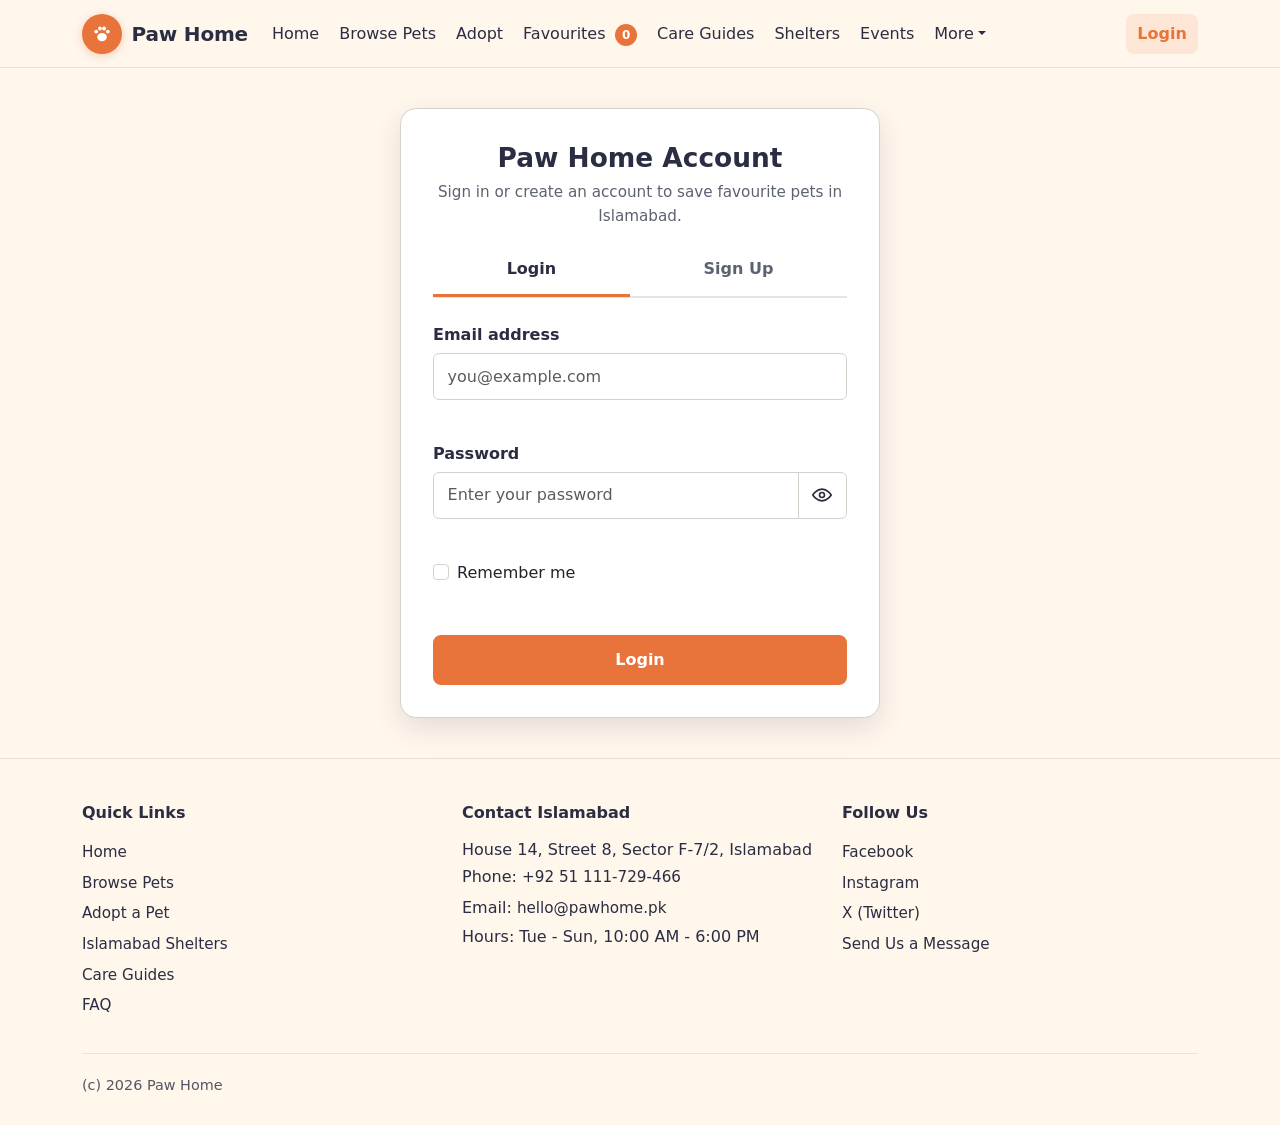
<file: pages/login.html>
<!DOCTYPE html>
<html lang="en">
<head>
  <meta charset="UTF-8">
  <meta name="viewport" content="width=device-width, initial-scale=1.0">
  <title>Login &amp; Sign Up | Paw Home Islamabad</title>

  <!-- 1. Bootstrap 5 CSS (CDN) -->
  <link
    href="https://cdn.jsdelivr.net/npm/bootstrap@5.3.3/dist/css/bootstrap.min.css"
    rel="stylesheet"
  >
  <!-- 2. Paw Home Global Theme -->
  <link rel="stylesheet" href="../css/style.css">
  <!-- 3. Login Page Styles -->
  <link rel="stylesheet" href="../css/login.css">
</head>
<body class="login-page">
  <!-- Accessible skip link for keyboard users -->
  <a href="#main" class="skip-link">Skip to main content</a>

  <!-- Shared header and nav injected by ../js/layout.js -->
  <div id="site-header"></div>

  <main id="main" tabindex="-1" class="login-main">
    <section class="login-section" aria-labelledby="auth-heading">
      <div class="container login-container">
        <!-- Centred Authentication Card -->
        <div class="card login-card" id="auth-card">
          <div class="card-body login-card-body">

            <!-- View 1: Login / Sign Up Tabs (shown when logged out) -->
            <div id="auth-view">
              <header class="login-card-header text-center mb-3">
                <h1 id="auth-heading" class="login-heading">Paw Home Account</h1>
                <p class="login-subheading mb-0">
                  Sign in or create an account to save favourite pets in Islamabad.
                </p>
              </header>

              <!-- Bootstrap 5 Tabs: Login | Sign Up -->
              <ul class="nav nav-tabs nav-fill login-tabs" id="auth-tabs" role="tablist">
                <li class="nav-item" role="presentation">
                  <button
                    class="nav-link active"
                    id="login-tab"
                    data-bs-toggle="tab"
                    data-bs-target="#login-pane"
                    type="button"
                    role="tab"
                    aria-controls="login-pane"
                    aria-selected="true"
                  >
                    Login
                  </button>
                </li>
                <li class="nav-item" role="presentation">
                  <button
                    class="nav-link"
                    id="signup-tab"
                    data-bs-toggle="tab"
                    data-bs-target="#signup-pane"
                    type="button"
                    role="tab"
                    aria-controls="signup-pane"
                    aria-selected="false"
                  >
                    Sign Up
                  </button>
                </li>
              </ul>

              <!-- Tab Panels -->
              <div class="tab-content pt-4" id="auth-tab-content">

                <!-- Login Tab Panel -->
                <div
                  class="tab-pane fade show active"
                  id="login-pane"
                  role="tabpanel"
                  aria-labelledby="login-tab"
                  tabindex="0"
                >
                  <form id="login-form" novalidate>
                    <!-- Email Field -->
                    <div class="mb-3">
                      <label for="login-email" class="form-label">Email address</label>
                      <input
                        type="email"
                        class="form-control"
                        id="login-email"
                        name="email"
                        autocomplete="email"
                        placeholder="you@example.com"
                        aria-describedby="login-email-error"
                        required
                      >
                      <p id="login-email-error" class="field-error" aria-live="polite"></p>
                    </div>

                    <!-- Password Field with Show/Hide Eye Button -->
                    <div class="mb-3">
                      <label for="login-password" class="form-label">Password</label>
                      <div class="input-group">
                        <input
                          type="password"
                          class="form-control"
                          id="login-password"
                          name="password"
                          autocomplete="current-password"
                          placeholder="Enter your password"
                          aria-describedby="login-password-error"
                          required
                        >
                        <button
                          type="button"
                          class="btn toggle-password-btn"
                          id="login-toggle-password"
                          aria-label="Show password"
                          aria-pressed="false"
                          data-target="login-password"
                        >
                          <!-- Simple inline SVG eye icon (no extra icon library needed) -->
                          <svg width="20" height="20" viewBox="0 0 24 24" fill="none" stroke="currentColor" stroke-width="2" aria-hidden="true">
                            <path d="M1 12s4-7 11-7 11 7 11 7-4 7-11 7-11-7-11-7z"></path>
                            <circle cx="12" cy="12" r="3"></circle>
                          </svg>
                        </button>
                      </div>
                      <p id="login-password-error" class="field-error" aria-live="polite"></p>
                    </div>

                    <!-- Remember Me Checkbox -->
                    <div class="form-check mb-3">
                      <input
                        class="form-check-input"
                        type="checkbox"
                        id="login-remember"
                        name="remember"
                      >
                      <label class="form-check-label" for="login-remember">
                        Remember me
                      </label>
                    </div>

                    <!-- Form-level Status / Error Message -->
                    <p id="login-form-message" class="form-message" aria-live="polite"></p>

                    <!-- Login Submit Button -->
                    <button type="submit" class="btn btn-paw-primary login-submit-btn" id="login-submit-btn">
                      Login
                    </button>
                  </form>
                </div>

                <!-- Sign Up Tab Panel -->
                <div
                  class="tab-pane fade"
                  id="signup-pane"
                  role="tabpanel"
                  aria-labelledby="signup-tab"
                  tabindex="0"
                >
                  <form id="signup-form" novalidate>
                    <!-- Full Name Field -->
                    <div class="mb-3">
                      <label for="signup-name" class="form-label">Full name</label>
                      <input
                        type="text"
                        class="form-control"
                        id="signup-name"
                        name="fullName"
                        autocomplete="name"
                        placeholder="e.g. Ayesha Khan"
                        aria-describedby="signup-name-error"
                        required
                      >
                      <p id="signup-name-error" class="field-error" aria-live="polite"></p>
                    </div>

                    <!-- Email Field -->
                    <div class="mb-3">
                      <label for="signup-email" class="form-label">Email address</label>
                      <input
                        type="email"
                        class="form-control"
                        id="signup-email"
                        name="email"
                        autocomplete="email"
                        placeholder="you@example.com"
                        aria-describedby="signup-email-error"
                        required
                      >
                      <p id="signup-email-error" class="field-error" aria-live="polite"></p>
                    </div>

                    <!-- Password Field with Show/Hide Eye Button & Strength Meter -->
                    <div class="mb-3">
                      <label for="signup-password" class="form-label">Password</label>
                      <div class="input-group">
                        <input
                          type="password"
                          class="form-control"
                          id="signup-password"
                          name="password"
                          autocomplete="new-password"
                          placeholder="Create a password"
                          aria-describedby="signup-strength-text signup-password-error"
                          required
                        >
                        <button
                          type="button"
                          class="btn toggle-password-btn"
                          id="signup-toggle-password"
                          aria-label="Show password"
                          aria-pressed="false"
                          data-target="signup-password"
                        >
                          <svg width="20" height="20" viewBox="0 0 24 24" fill="none" stroke="currentColor" stroke-width="2" aria-hidden="true">
                            <path d="M1 12s4-7 11-7 11 7 11 7-4 7-11 7-11-7-11-7z"></path>
                            <circle cx="12" cy="12" r="3"></circle>
                          </svg>
                        </button>
                      </div>

                      <!-- Password Strength Meter (grey and empty by default) -->
                      <div class="strength-meter mt-2" id="signup-strength-meter">
                        <div
                          class="strength-bar-track"
                          id="signup-strength-track"
                          role="progressbar"
                          aria-label="Password strength"
                          aria-valuemin="0"
                          aria-valuemax="100"
                          aria-valuenow="0"
                        >
                          <div class="strength-bar-fill" id="signup-strength-fill"></div>
                        </div>
                        <p id="signup-strength-text" class="strength-label" aria-live="polite"></p>
                      </div>

                      <p id="signup-password-error" class="field-error" aria-live="polite"></p>
                    </div>

                    <!-- Confirm Password Field -->
                    <div class="mb-3">
                      <label for="signup-confirm-password" class="form-label">Confirm password</label>
                      <input
                        type="password"
                        class="form-control"
                        id="signup-confirm-password"
                        name="confirmPassword"
                        autocomplete="new-password"
                        placeholder="Re-enter your password"
                        aria-describedby="signup-confirm-password-error"
                        required
                      >
                      <p id="signup-confirm-password-error" class="field-error" aria-live="polite"></p>
                    </div>

                    <!-- Form-level Status / Error Message -->
                    <p id="signup-form-message" class="form-message" aria-live="polite"></p>

                    <!-- Create Account Submit Button -->
                    <button type="submit" class="btn btn-paw-primary login-submit-btn" id="signup-submit-btn">
                      Create Account
                    </button>
                  </form>
                </div>

              </div>
            </div>

            <!-- View 2: Hidden Logged-In View (shown by JS when a session exists) -->
            <div id="logged-in-view" class="logged-in-view d-none text-center">
              <span class="logged-in-badge">Signed In</span>
              <h2 id="logged-in-heading" class="logged-in-heading mt-3">
                Welcome, <span id="logged-in-name">NAME</span>
              </h2>
              <p id="logged-in-text" class="logged-in-text">
                You are signed in to Paw Home Islamabad. Explore available pets or manage your saved favourites.
              </p>
              <div class="logged-in-actions">
                <a href="../pages/pets.html" class="btn btn-paw-primary" id="browse-pets-link">
                  Browse Pets
                </a>
                <button type="button" class="btn btn-paw-logout" id="logout-btn">
                  Logout
                </button>
              </div>
            </div>

          </div>
        </div>
      </div>
    </section>
  </main>

  <!-- Shared footer injected by ../js/layout.js -->
  <div id="site-footer"></div>

  <!-- Bootstrap 5 JS Bundle (required for Bootstrap tabs) -->
  <script src="https://cdn.jsdelivr.net/npm/bootstrap@5.3.3/dist/js/bootstrap.bundle.min.js"></script>
  <!-- Shared Paw Home Scripts + Page Script -->
  <script src="../js/data.js"></script>
  <script src="../js/storage.js"></script>
  <script src="../js/layout.js"></script>
  <script src="../js/login.js"></script>
</body>
</html>
</file>
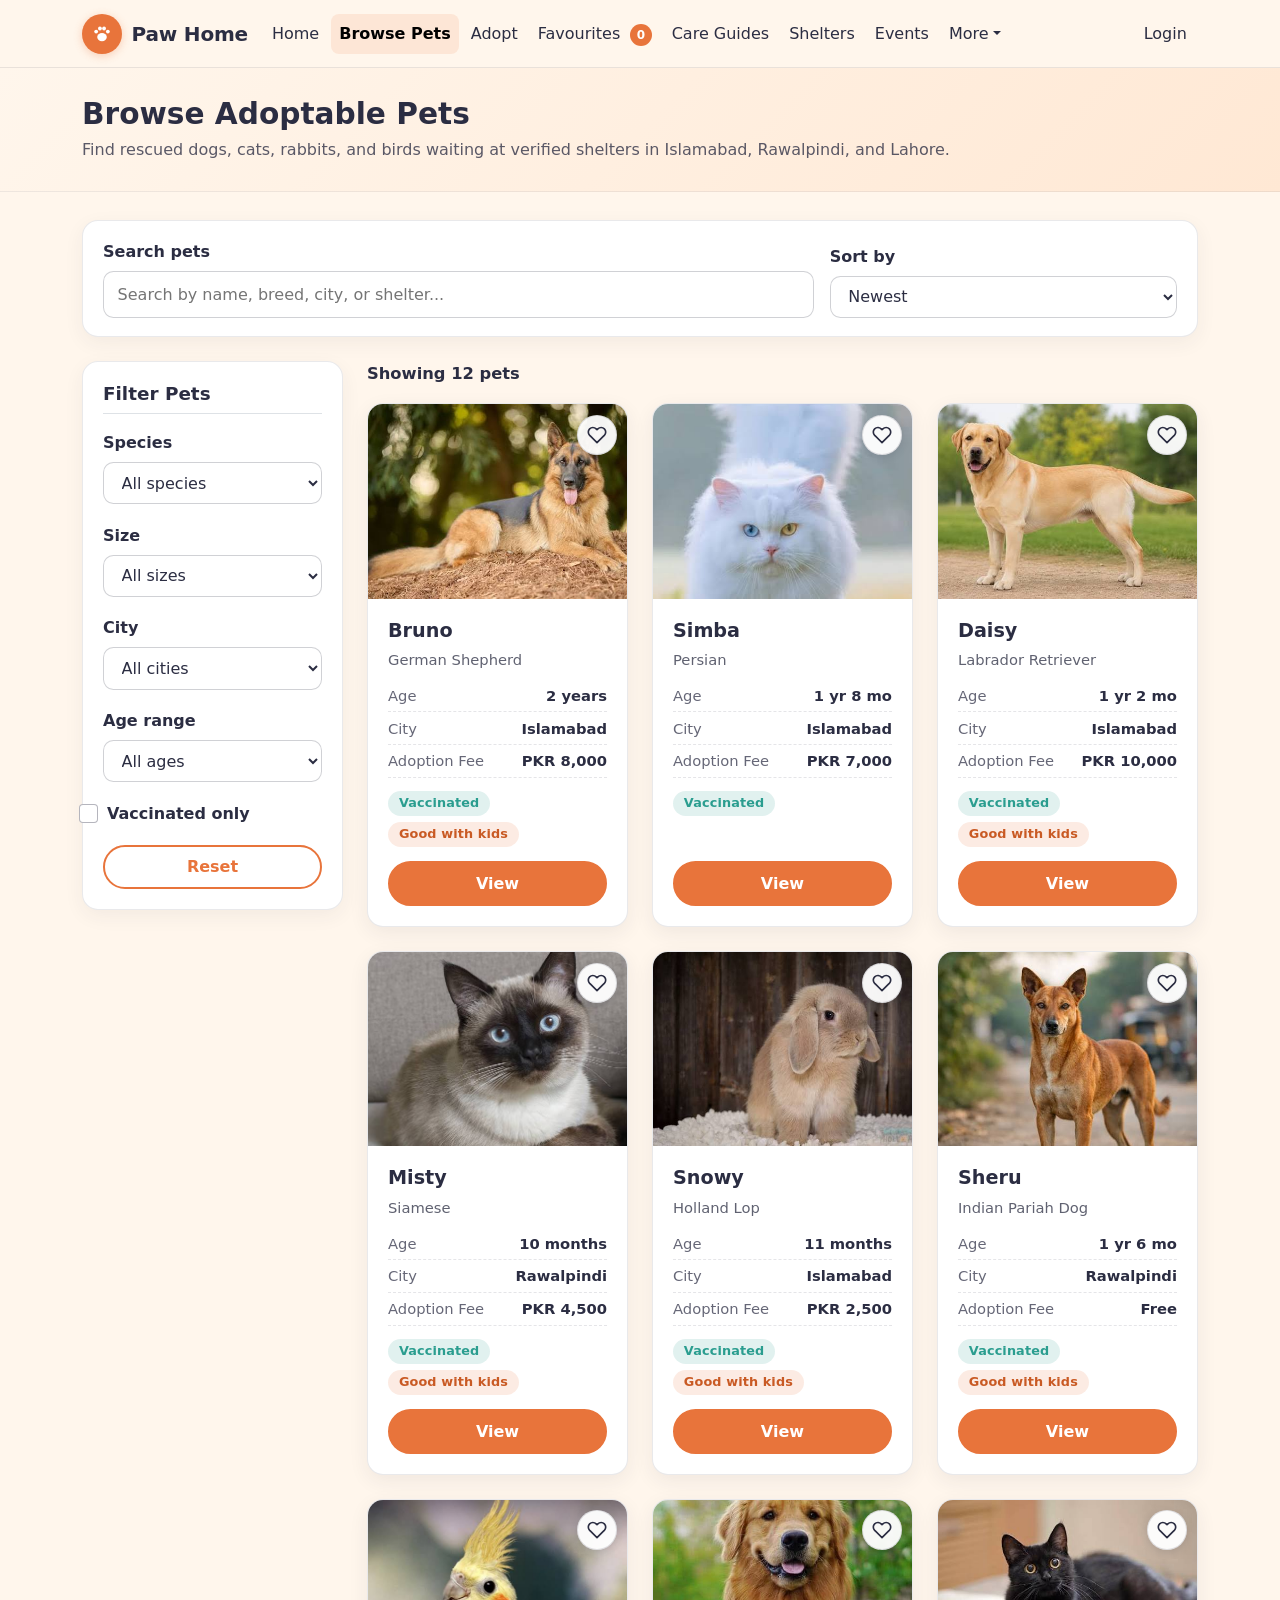
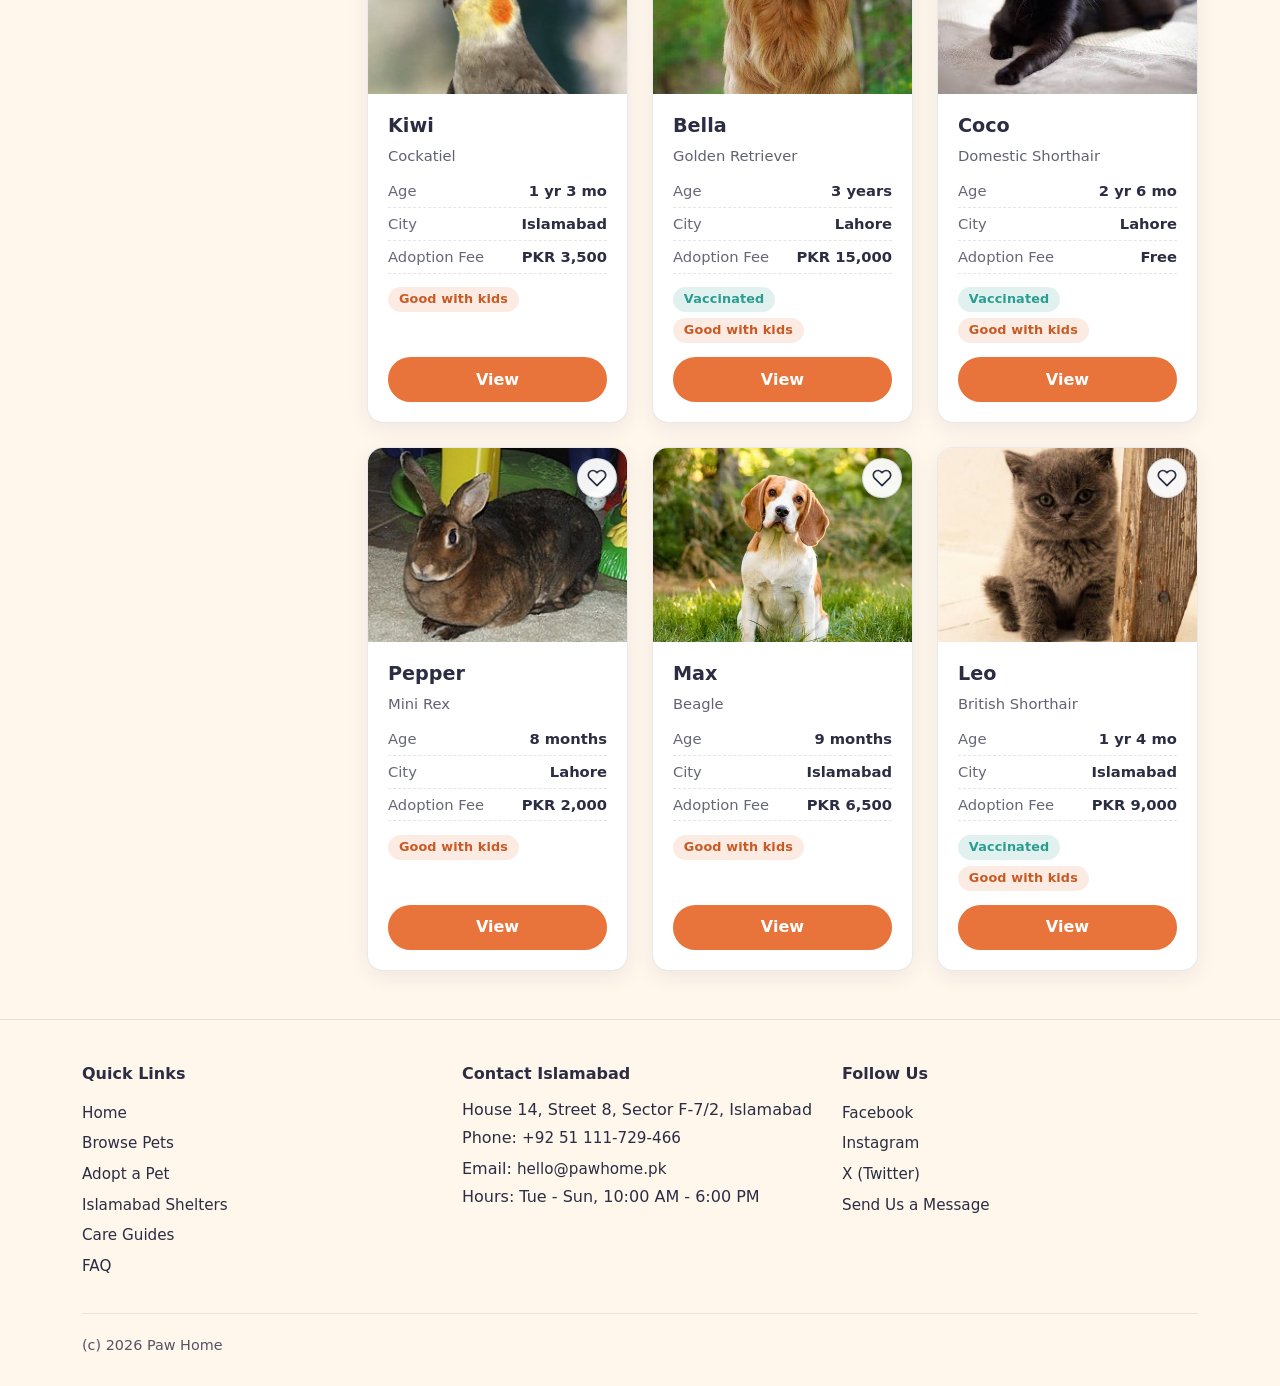
<file: pages/pets.html>
<!DOCTYPE html>
<html lang="en">
<head>
  <meta charset="UTF-8">
  <meta name="viewport" content="width=device-width, initial-scale=1.0">
  <title>Browse Pets | Paw Home</title>

  <!-- Bootstrap 5 CSS (CDN) -->
  <link
    href="https://cdn.jsdelivr.net/npm/bootstrap@5.3.3/dist/css/bootstrap.min.css"
    rel="stylesheet"
  >
  <!-- Paw Home Global Theme & Browse Pets Styles (relative paths from pages/) -->
  <link rel="stylesheet" href="../css/style.css">
  <link rel="stylesheet" href="../css/pets.css">
</head>
<body>
  <!-- Accessible skip link for keyboard users -->
  <a href="#main" class="skip-link">Skip to main content</a>

  <!-- Shared header injected by ../js/layout.js -->
  <div id="site-header"></div>

  <main id="main" tabindex="-1">
    <!-- Page Intro Header -->
    <section class="paw-section-sm pets-page-header" aria-labelledby="pets-page-title">
      <div class="container">
        <h1 id="pets-page-title" class="paw-section-title mb-1">Browse Adoptable Pets</h1>
        <p class="paw-section-subtitle mb-0">
          Find rescued dogs, cats, rabbits, and birds waiting at verified shelters in Islamabad,
          Rawalpindi, and Lahore.
        </p>
      </div>
    </section>

    <!-- Browse Directory: Top Search/Sort Row + Left Filter Panel + Pet Grid -->
    <section class="paw-section-sm pb-5" aria-label="Pet listings and filters">
      <div class="container">
        <!-- 1. Top Row: Search Input & Sort Dropdown (+ Mobile Filter Toggle) -->
        <div class="pets-toolbar mb-4">
          <div class="row g-3 align-items-end">
            <div class="col-12 col-md-7 col-lg-8">
              <label for="search" class="paw-label">Search pets</label>
              <input
                type="search"
                id="search"
                class="paw-input"
                placeholder="Search by name, breed, city, or shelter..."
                autocomplete="off"
              >
            </div>

            <div class="col-12 col-sm-7 col-md-5 col-lg-4">
              <label for="sort" class="paw-label">Sort by</label>
              <select id="sort" class="paw-select">
                <option value="newest">Newest</option>
                <option value="age-asc">Age low to high</option>
                <option value="fee-asc">Fee low to high</option>
                <option value="name-asc">Name A-Z</option>
              </select>
            </div>

            <!-- Collapsible filter panel toggle button (visible on mobile/tablet below lg) -->
            <div class="col-12 col-sm-5 d-lg-none">
              <button
                type="button"
                class="btn-paw-outline w-100 pets-mobile-filter-btn"
                data-bs-toggle="collapse"
                data-bs-target="#filterPanelCollapse"
                aria-expanded="false"
                aria-controls="filterPanelCollapse"
              >
                <svg width="18" height="18" viewBox="0 0 24 24" fill="none" stroke="currentColor" stroke-width="2" stroke-linecap="round" stroke-linejoin="round" aria-hidden="true">
                  <polygon points="22 3 2 3 10 12.46 10 19 14 21 14 12.46 22 3"></polygon>
                </svg>
                <span>Filters</span>
              </button>
            </div>
          </div>
        </div>

        <!-- 2. Two-Column Layout: Left Filter Sidebar + Right Pet Grid -->
        <div class="row g-4 align-items-start">
          <!-- Left Filter Panel (Collapsible on mobile, always open on desktop lg+) -->
          <aside class="col-12 col-lg-3" aria-label="Filter pets">
            <div class="collapse d-lg-block" id="filterPanelCollapse">
              <div class="pets-filter-panel">
                <div class="d-flex justify-content-between align-items-center mb-3 pb-2 border-bottom">
                  <h2 class="pets-filter-heading mb-0">Filter Pets</h2>
                </div>

                <!-- Species Select -->
                <div class="paw-form-group">
                  <label for="filter-species" class="paw-label">Species</label>
                  <select id="filter-species" class="paw-select">
                    <option value="">All species</option>
                    <option value="Dog">Dog</option>
                    <option value="Cat">Cat</option>
                    <option value="Rabbit">Rabbit</option>
                    <option value="Bird">Bird</option>
                  </select>
                </div>

                <!-- Size Select -->
                <div class="paw-form-group">
                  <label for="filter-size" class="paw-label">Size</label>
                  <select id="filter-size" class="paw-select">
                    <option value="">All sizes</option>
                    <option value="Small">Small</option>
                    <option value="Medium">Medium</option>
                    <option value="Large">Large</option>
                  </select>
                </div>

                <!-- City Select -->
                <div class="paw-form-group">
                  <label for="filter-city" class="paw-label">City</label>
                  <select id="filter-city" class="paw-select">
                    <option value="">All cities</option>
                    <option value="Islamabad">Islamabad</option>
                    <option value="Rawalpindi">Rawalpindi</option>
                    <option value="Lahore">Lahore</option>
                  </select>
                </div>

                <!-- Age Range Select -->
                <div class="paw-form-group">
                  <label for="filter-age" class="paw-label">Age range</label>
                  <select id="filter-age" class="paw-select">
                    <option value="">All ages</option>
                    <option value="under-1">Under 1 year</option>
                    <option value="1-2">1 - 2 years</option>
                    <option value="2-plus">Over 2 years</option>
                  </select>
                </div>

                <!-- Vaccinated Only Checkbox -->
                <div class="paw-form-group">
                  <div class="form-check pets-checkbox-wrap">
                    <input
                      class="form-check-input pets-checkbox"
                      type="checkbox"
                      id="filter-vaccinated"
                    >
                    <label class="form-check-label pets-checkbox-label" for="filter-vaccinated">
                      Vaccinated only
                    </label>
                  </div>
                </div>

                <!-- Reset Button -->
                <button type="button" id="reset-filters" class="btn-paw-outline w-100">
                  Reset
                </button>
              </div>
            </div>
          </aside>

          <!-- Right Results Area: Count + 3-Column Desktop / 1-Column Mobile Grid -->
          <div class="col-12 col-lg-9">
            <div class="d-flex justify-content-between align-items-center mb-3">
              <p id="results-count" class="pets-results-count mb-0" role="status" aria-live="polite">
                Showing 0 pets
              </p>
            </div>

            <!-- Pet cards are injected here with template strings by ../js/pets.js -->
            <div id="pet-grid" class="row g-4" aria-live="polite"></div>
          </div>
        </div>
      </div>
    </section>
  </main>

  <!-- Shared footer injected by ../js/layout.js -->
  <div id="site-footer"></div>

  <!-- Bootstrap 5 JS Bundle (CDN) -->
  <script src="https://cdn.jsdelivr.net/npm/bootstrap@5.3.3/dist/js/bootstrap.bundle.min.js"></script>
  <!-- Paw Home Shared Scripts (relative paths from pages/) -->
  <script src="../js/data.js"></script>
  <script src="../js/storage.js"></script>
  <script src="../js/layout.js"></script>
  <!-- Browse Pets Page Script -->
  <script src="../js/pets.js"></script>
</body>
</html>
</file>
<file: css/style.css>
/* ==========================================================================
   Paw Home - Global Theme & Component Stylesheet
   ==========================================================================
   CLASS INVENTORY (every custom class defined in this file):
   --------------------------------------------------------------------------
   Accessibility & Base:
     .skip-link
   Buttons:
     .btn-paw
     .btn-paw-outline
   Cards & Missing-Image Fallback:
     .paw-card
     .paw-card-body
     .paw-card-title
     .paw-card-meta
     .paw-card-img-wrap
     .paw-card-img
     .paw-img-missing
   Badges:
     .paw-badge
     .paw-badge-orange
     .paw-badge-teal
     .paw-badge-navy
     .paw-badge-gray
     .paw-fav-badge
   Forms & Status Messages:
     .paw-form-group
     .paw-label
     .paw-input
     .paw-select
     .paw-textarea
     .error-text
     .success-text
   Navbar & Header:
     .paw-navbar
     .paw-brand
     .paw-logo-circle
     .paw-brand-text
     .paw-toggler
     .paw-nav-link
     .paw-nav-active
     .paw-dropdown-menu
     .paw-dropdown-item
     .paw-user-greeting
     .paw-logout-link
   Footer:
     .paw-footer
     .paw-footer-heading
     .paw-footer-links
     .paw-footer-link
     .paw-footer-bottom
   Hero & Layout Sections:
     .paw-hero
     .paw-hero-eyebrow
     .paw-hero-title
     .paw-hero-subtitle
     .paw-hero-actions
     .paw-section
     .paw-section-sm
     .paw-section-title
     .paw-section-subtitle
   ========================================================================== */

/* --------------------------------------------------------------------------
   1. Theme Variables (:root)
   -------------------------------------------------------------------------- */
:root {
  --orange: #E8743B;
  --orange-dark: #C95A24;
  --navy: #2B2D42;
  --cream: #FFF6EC;
  --teal: #2A9D8F;
  --red: #D62828;
  --white: #FFFFFF;
  --gray: #EEEEEE;
}

/* --------------------------------------------------------------------------
   2. Base Typography & Document Defaults (Mobile-First)
   -------------------------------------------------------------------------- */
html {
  scroll-behavior: smooth;
}

body {
  font-family: system-ui, -apple-system, "Segoe UI", Roboto, "Helvetica Neue", Arial, "Noto Sans", sans-serif;
  background-color: var(--cream);
  color: var(--navy);
  line-height: 1.6;
  margin: 0;
  min-height: 100vh;
  display: flex;
  flex-direction: column;
}

main {
  flex: 1 0 auto;
}

a {
  color: var(--orange);
  text-decoration: none;
  transition: color 0.15s ease;
}

a:hover {
  color: var(--orange-dark);
}

h1, h2, h3, h4, h5, h6 {
  color: var(--navy);
  font-weight: 700;
  line-height: 1.25;
}

/* --------------------------------------------------------------------------
   3. Accessibility: Skip Link & Visible Focus Outlines
   -------------------------------------------------------------------------- */
.skip-link {
  position: absolute;
  left: 1rem;
  top: -100px;
  z-index: 2000;
  background-color: var(--navy);
  color: var(--white);
  padding: 0.65rem 1.1rem;
  border-radius: 0.5rem;
  font-weight: 600;
  text-decoration: none;
  transition: top 0.15s ease;
}

.skip-link:focus,
.skip-link:focus-visible {
  top: 1rem;
  color: var(--white);
  outline: 3px solid var(--orange);
  outline-offset: 2px;
}

/* High-contrast visible focus outline on every interactive element */
a:focus-visible,
button:focus-visible,
input:focus-visible,
select:focus-visible,
textarea:focus-visible,
summary:focus-visible,
[tabindex]:focus-visible,
.btn:focus-visible,
.nav-link:focus-visible,
.dropdown-item:focus-visible,
.navbar-toggler:focus-visible {
  outline: 3px solid var(--orange);
  outline-offset: 2px;
}

/* --------------------------------------------------------------------------
   4. Buttons (.btn-paw & .btn-paw-outline)
   -------------------------------------------------------------------------- */
.btn-paw {
  display: inline-flex;
  align-items: center;
  justify-content: center;
  gap: 0.45rem;
  background-color: var(--orange);
  color: var(--white);
  border: 2px solid var(--orange);
  border-radius: 999px;
  padding: 0.65rem 1.45rem;
  font-weight: 600;
  font-size: 1rem;
  line-height: 1.25;
  cursor: pointer;
  text-decoration: none;
  transition: background-color 0.18s ease, border-color 0.18s ease, transform 0.12s ease, box-shadow 0.18s ease;
}

.btn-paw:hover,
.btn-paw:active {
  background-color: var(--orange-dark);
  border-color: var(--orange-dark);
  color: var(--white);
  transform: translateY(-1px);
  box-shadow: 0 4px 12px rgba(232, 116, 59, 0.28);
}

.btn-paw-outline {
  display: inline-flex;
  align-items: center;
  justify-content: center;
  gap: 0.45rem;
  background-color: var(--white);
  color: var(--orange);
  border: 2px solid var(--orange);
  border-radius: 999px;
  padding: 0.65rem 1.45rem;
  font-weight: 600;
  font-size: 1rem;
  line-height: 1.25;
  cursor: pointer;
  text-decoration: none;
  transition: background-color 0.18s ease, color 0.18s ease, transform 0.12s ease;
}

.btn-paw-outline:hover,
.btn-paw-outline:active {
  background-color: var(--orange);
  border-color: var(--orange);
  color: var(--white);
  transform: translateY(-1px);
}

/* --------------------------------------------------------------------------
   5. Cards & Missing Image Placeholder Fallback
   --------------------------------------------------------------------------
   Recommended image markup inside .paw-card so missing files never show a
   broken-image icon:
     <div class="paw-card-img-wrap">
       <img src="../images/pets/bruno.jpg" alt="Bruno the dog" class="paw-card-img"
            onerror="this.onerror=null; pawLayout.handleImageError(this);">
     </div>
   -------------------------------------------------------------------------- */
.paw-card {
  background-color: var(--white);
  border: 1px solid rgba(43, 45, 66, 0.1);
  border-radius: 1rem;
  box-shadow: 0 6px 20px rgba(43, 45, 66, 0.07);
  overflow: hidden;
  height: 100%;
  display: flex;
  flex-direction: column;
  transition: transform 0.18s ease, box-shadow 0.18s ease;
}

.paw-card:hover {
  transform: translateY(-3px);
  box-shadow: 0 10px 28px rgba(43, 45, 66, 0.12);
}

.paw-card-body {
  padding: 1.25rem;
  display: flex;
  flex-direction: column;
  flex: 1 1 auto;
}

.paw-card-title {
  font-size: 1.2rem;
  margin-bottom: 0.35rem;
  color: var(--navy);
}

.paw-card-meta {
  font-size: 0.92rem;
  color: rgba(43, 45, 66, 0.75);
  margin-bottom: 0.75rem;
}

.paw-card-img-wrap {
  position: relative;
  width: 100%;
  aspect-ratio: 4 / 3;
  background-color: var(--gray);
  overflow: hidden;
}

/* Displays a neutral gray placeholder if an image is missing */
.paw-card-img {
  width: 100%;
  height: 100%;
  object-fit: cover;
  display: block;
  background-color: var(--gray);
}

.paw-img-missing {
  background-color: var(--gray);
  object-fit: contain;
  opacity: 0;
}

/* --------------------------------------------------------------------------
   6. Badges
   -------------------------------------------------------------------------- */
.paw-badge {
  display: inline-block;
  padding: 0.25rem 0.68rem;
  border-radius: 999px;
  font-size: 0.8rem;
  font-weight: 600;
  line-height: 1.3;
  letter-spacing: 0.01em;
}

.paw-badge-orange {
  background-color: rgba(232, 116, 59, 0.14);
  color: var(--orange-dark);
}

.paw-badge-teal {
  background-color: rgba(42, 157, 143, 0.14);
  color: var(--teal);
}

.paw-badge-navy {
  background-color: rgba(43, 45, 66, 0.1);
  color: var(--navy);
}

.paw-badge-gray {
  background-color: var(--gray);
  color: var(--navy);
}

.paw-fav-badge {
  display: inline-flex;
  align-items: center;
  justify-content: center;
  min-width: 1.35rem;
  height: 1.35rem;
  padding: 0 0.38rem;
  margin-left: 0.3rem;
  border-radius: 999px;
  background-color: var(--orange);
  color: var(--white);
  font-size: 0.75rem;
  font-weight: 700;
  line-height: 1;
}

/* --------------------------------------------------------------------------
   7. Forms & Status Messages (.error-text, .success-text)
   -------------------------------------------------------------------------- */
.paw-form-group {
  margin-bottom: 1.15rem;
}

.paw-label {
  display: block;
  font-weight: 600;
  margin-bottom: 0.4rem;
  color: var(--navy);
}

.paw-input,
.paw-select,
.paw-textarea {
  width: 100%;
  background-color: var(--white);
  color: var(--navy);
  border: 1.5px solid rgba(43, 45, 66, 0.22);
  border-radius: 0.65rem;
  padding: 0.6rem 0.85rem;
  font-size: 1rem;
  transition: border-color 0.15s ease, box-shadow 0.15s ease;
}

.paw-input:focus,
.paw-select:focus,
.paw-textarea:focus {
  border-color: var(--orange);
  box-shadow: 0 0 0 0.2rem rgba(232, 116, 59, 0.2);
  outline: none;
}

.paw-textarea {
  min-height: 110px;
  resize: vertical;
}

.error-text {
  color: var(--red);
  font-size: 0.9rem;
  font-weight: 600;
}

.success-text {
  color: var(--teal);
  font-size: 0.9rem;
  font-weight: 600;
}

/* --------------------------------------------------------------------------
   8. Sticky Navbar & Header
   -------------------------------------------------------------------------- */
.paw-navbar {
  background-color: var(--cream);
  border-bottom: 1px solid rgba(43, 45, 66, 0.1);
  padding-top: 0.7rem;
  padding-bottom: 0.7rem;
}

.paw-brand {
  display: inline-flex;
  align-items: center;
  gap: 0.6rem;
  text-decoration: none;
  padding: 0.15rem 0;
}

.paw-logo-circle {
  width: 40px;
  height: 40px;
  border-radius: 50%;
  background-color: var(--orange);
  display: inline-flex;
  align-items: center;
  justify-content: center;
  flex-shrink: 0;
  box-shadow: 0 2px 8px rgba(232, 116, 59, 0.3);
}

.paw-brand-text {
  font-weight: 800;
  font-size: 1.25rem;
  color: var(--navy);
  letter-spacing: -0.01em;
}

.paw-toggler {
  border: 1.5px solid rgba(43, 45, 66, 0.25);
  border-radius: 0.6rem;
  padding: 0.4rem 0.65rem;
}

.paw-nav-link {
  color: var(--navy);
  font-weight: 500;
  padding: 0.5rem 0.75rem;
  border-radius: 0.5rem;
  transition: color 0.15s ease, background-color 0.15s ease;
}

.paw-nav-link:hover,
.paw-nav-link:focus {
  color: var(--orange);
  background-color: rgba(232, 116, 59, 0.08);
}

.paw-nav-active {
  color: var(--orange);
  font-weight: 700;
  background-color: rgba(232, 116, 59, 0.12);
}

.paw-dropdown-menu {
  background-color: var(--white);
  border: 1px solid rgba(43, 45, 66, 0.1);
  border-radius: 0.85rem;
  box-shadow: 0 10px 28px rgba(43, 45, 66, 0.12);
  padding: 0.45rem;
}

.paw-dropdown-item {
  color: var(--navy);
  border-radius: 0.5rem;
  padding: 0.48rem 0.85rem;
  font-weight: 500;
}

.paw-dropdown-item:hover,
.paw-dropdown-item:focus {
  background-color: var(--cream);
  color: var(--orange);
}

.paw-dropdown-item.paw-nav-active {
  background-color: rgba(232, 116, 59, 0.12);
  color: var(--orange);
  font-weight: 700;
}

.paw-user-greeting {
  color: var(--navy);
  font-weight: 600;
  font-size: 0.95rem;
}

.paw-logout-link {
  color: var(--orange-dark);
  font-weight: 600;
  font-size: 0.92rem;
  text-decoration: underline;
  background: none;
  border: none;
  padding: 0.25rem 0.4rem;
  cursor: pointer;
}

.paw-logout-link:hover {
  color: var(--red);
}

/* --------------------------------------------------------------------------
   9. Footer
   -------------------------------------------------------------------------- */
.paw-footer {
  background-color: var(--cream);
  border-top: 1px solid rgba(43, 45, 66, 0.12);
  padding: 2.75rem 0 1.75rem;
  color: var(--navy);
}

.paw-footer-heading {
  font-size: 1rem;
  font-weight: 700;
  margin-bottom: 0.85rem;
  color: var(--navy);
}

.paw-footer-links {
  list-style: none;
  padding: 0;
  margin: 0;
}

.paw-footer-link {
  display: inline-block;
  padding: 0.2rem 0;
  color: var(--navy);
  text-decoration: none;
  font-size: 0.95rem;
}

.paw-footer-link:hover {
  color: var(--orange);
  text-decoration: underline;
}

.paw-footer-bottom {
  border-top: 1px solid rgba(43, 45, 66, 0.1);
  margin-top: 2rem;
  padding-top: 1.25rem;
  font-size: 0.9rem;
  color: rgba(43, 45, 66, 0.8);
}

/* --------------------------------------------------------------------------
   10. Hero & Section Spacing (Mobile-First)
   -------------------------------------------------------------------------- */
.paw-hero {
  background: linear-gradient(135deg, var(--cream) 0%, #FFE8D4 100%);
  border-bottom: 1px solid rgba(43, 45, 66, 0.08);
  padding: 3rem 0;
}

.paw-hero-eyebrow {
  display: inline-block;
  font-size: 0.85rem;
  font-weight: 700;
  text-transform: uppercase;
  letter-spacing: 0.06em;
  color: var(--orange-dark);
  margin-bottom: 0.65rem;
}

.paw-hero-title {
  font-size: 2rem;
  font-weight: 800;
  color: var(--navy);
  margin-bottom: 0.85rem;
}

.paw-hero-subtitle {
  font-size: 1.05rem;
  color: rgba(43, 45, 66, 0.84);
  max-width: 600px;
  margin-bottom: 1.5rem;
}

.paw-hero-actions {
  display: flex;
  flex-wrap: wrap;
  gap: 0.75rem;
}

.paw-section {
  padding: 2.5rem 0;
}

.paw-section-sm {
  padding: 1.75rem 0;
}

.paw-section-title {
  font-size: 1.55rem;
  margin-bottom: 0.5rem;
}

.paw-section-subtitle {
  color: rgba(43, 45, 66, 0.78);
  margin-bottom: 1.75rem;
}

/* --------------------------------------------------------------------------
   11. Responsive Enhancements (Tablet & Desktop)
   -------------------------------------------------------------------------- */
@media (min-width: 768px) {
  .paw-hero {
    padding: 4.5rem 0;
  }

  .paw-hero-title {
    font-size: 2.75rem;
  }

  .paw-hero-subtitle {
    font-size: 1.15rem;
  }

  .paw-section {
    padding: 3.5rem 0;
  }

  .paw-section-title {
    font-size: 1.85rem;
  }
}

@media (min-width: 992px) {
  .paw-hero {
    padding: 5.25rem 0;
  }

  .paw-hero-title {
    font-size: 3.15rem;
  }

  .paw-nav-link {
    padding: 0.45rem 0.7rem;
  }
}
</file>
<file: css/about.css>
/* ==========================================================================
   Paw Home - About Page Styles (css/about.css)
   Uses theme variables from css/style.css (--orange, --navy, --cream, --teal)
   ========================================================================== */

/* Team photo placeholder area in "Our Story" */
.about-team-photo {
  background: linear-gradient(145deg, var(--white) 0%, #FFE8D4 100%);
  border: 2px dashed rgba(232, 116, 59, 0.45);
  border-radius: 1.25rem;
  padding: 2.25rem 1.5rem;
  text-align: center;
  box-shadow: 0 8px 24px rgba(43, 45, 66, 0.06);
}

.about-photo-tag {
  display: inline-block;
  background-color: var(--navy);
  color: var(--white);
  font-size: 0.8rem;
  font-weight: 700;
  padding: 0.3rem 0.85rem;
  border-radius: 999px;
  margin-bottom: 1.35rem;
}

/* Pure CSS paw emblem inside the placeholder block */
.about-paw-emblem {
  position: relative;
  width: 110px;
  height: 98px;
  margin: 0 auto 1.2rem;
}

.about-paw-pad {
  position: absolute;
  bottom: 8px;
  left: 50%;
  transform: translateX(-50%);
  width: 54px;
  height: 42px;
  background-color: var(--orange);
  border-radius: 50% 50% 45% 45%;
}

.about-paw-toe {
  position: absolute;
  width: 20px;
  height: 24px;
  background-color: var(--teal);
  border-radius: 50%;
}

.about-paw-toe.toe-1 { top: 24px; left: 8px; transform: rotate(-18deg); }
.about-paw-toe.toe-2 { top: 6px; left: 32px; transform: rotate(-6deg); }
.about-paw-toe.toe-3 { top: 6px; right: 32px; transform: rotate(6deg); }
.about-paw-toe.toe-4 { top: 24px; right: 8px; transform: rotate(18deg); }

.about-photo-caption {
  font-weight: 600;
  color: var(--navy);
  font-size: 0.95rem;
}

/* Impact stats section */
.about-stats-section {
  background-color: var(--white);
  border-top: 1px solid rgba(43, 45, 66, 0.08);
  border-bottom: 1px solid rgba(43, 45, 66, 0.08);
}

.about-stat-card {
  text-align: center;
  border-top: 4px solid var(--orange);
}

.about-stat-number {
  font-size: 2.35rem;
  font-weight: 800;
  color: var(--orange);
  line-height: 1.1;
  margin-bottom: 0.4rem;
}

.about-stat-label {
  font-size: 1.05rem;
  font-weight: 700;
  color: var(--navy);
  margin-bottom: 0;
}

/* Values cards accent */
.about-value-card {
  border-left: 4px solid var(--teal);
}

/* Bottom CTA banner */
.about-cta-wrap {
  background-color: var(--navy);
  color: var(--white);
  border-radius: 1.25rem;
  padding: 1.75rem;
  display: flex;
  flex-direction: column;
  align-items: flex-start;
  gap: 1rem;
}

.about-cta-wrap h3 {
  color: var(--white);
}

@media (min-width: 768px) {
  .about-cta-wrap {
    flex-direction: row;
    align-items: center;
    justify-content: space-between;
  }
}
</file>
<file: css/donate.css>
/*
  css/donate.css
  Styles for pages/donate.html (core donation builder, live summary card, and impact facts).
  Uses global theme variables from style.css (--orange, --navy, --cream, --teal)
  with local fallbacks for surfaces, borders, and error states.
*/

:root {
  /* Theme variables (matching style.css) */
  --orange: #E8743B;
  --navy: #2B2D42;
  --cream: #FFF6EC;
  --teal: #2A9D8F;

  /* Local helper variables for the donate page */
  --donate-white: #FFFFFF;
  --donate-orange-hover: #D46129;
  --donate-border: #DFDBD4;
  --donate-muted: #5C6270;
  --donate-error: #C62828;
  --donate-shadow: rgba(43, 45, 66, 0.1);
}

/* Keep footer pushed to the bottom on short pages */
.donate-page {
  background-color: var(--cream);
  color: var(--navy);
  min-height: 100vh;
  display: flex;
  flex-direction: column;
}

.donate-main {
  flex: 1;
}

/* Hero Section */
.donate-hero {
  background-color: var(--navy);
  color: var(--donate-white);
  padding: 3rem 0;
}

.donate-eyebrow {
  display: inline-block;
  font-size: 0.82rem;
  font-weight: 700;
  text-transform: uppercase;
  letter-spacing: 0.06em;
  color: var(--orange);
  margin-bottom: 0.45rem;
}

.donate-hero-title {
  font-size: 2.35rem;
  font-weight: 700;
  margin-bottom: 0.65rem;
}

.donate-hero-subtitle {
  max-width: 640px;
  font-size: 1.05rem;
  color: #E5E7EB;
}

/* Donation Builder & Summary Section */
.donate-builder-section {
  padding: 2.5rem 0;
}

.donate-card,
.donate-summary-card {
  background-color: var(--donate-white);
  border: 1px solid var(--donate-border);
  border-radius: 1rem;
  padding: 1.75rem;
  box-shadow: 0 8px 24px var(--donate-shadow);
}

.donate-card-heading,
.donate-summary-heading {
  font-size: 1.4rem;
  font-weight: 700;
  color: var(--navy);
  margin-bottom: 1.25rem;
}

.donate-fieldset {
  border: none;
  padding: 0;
  margin: 0;
}

.donate-field-label {
  display: block;
  font-size: 0.95rem;
  font-weight: 700;
  color: var(--navy);
  margin-bottom: 0.6rem;
}

/* One-time / Monthly Toggle */
.donate-frequency-group {
  display: grid;
  grid-template-columns: repeat(2, 1fr);
  gap: 0.75rem;
}

.donate-freq-btn {
  background-color: var(--cream);
  border: 2px solid var(--donate-border);
  color: var(--navy);
  font-weight: 600;
  padding: 0.65rem 1rem;
  border-radius: 0.65rem;
}

.donate-freq-btn:hover {
  border-color: var(--navy);
  color: var(--navy);
}

.donate-freq-btn.is-active {
  background-color: var(--navy);
  border-color: var(--navy);
  color: var(--donate-white);
}

/* Preset Amount Buttons */
.donate-preset-grid {
  display: grid;
  grid-template-columns: repeat(4, 1fr);
  gap: 0.75rem;
}

.donate-preset-btn {
  background-color: var(--donate-white);
  border: 2px solid var(--donate-border);
  color: var(--navy);
  font-weight: 700;
  padding: 0.75rem 0.5rem;
  border-radius: 0.65rem;
}

.donate-preset-btn:hover {
  border-color: var(--orange);
  color: var(--orange);
}

.donate-preset-btn.is-active {
  background-color: var(--orange);
  border-color: var(--orange);
  color: var(--donate-white);
}

/* Custom Amount Input */
.donate-currency-prefix {
  background-color: var(--cream);
  border-color: var(--donate-border);
  color: var(--navy);
  font-weight: 700;
}

.donate-amount-input {
  border-color: var(--donate-border);
  color: var(--navy);
  font-size: 1.05rem;
  font-weight: 600;
  padding: 0.65rem 0.9rem;
}

.donate-amount-input:focus {
  border-color: var(--navy);
  box-shadow: none;
}

.donate-amount-input.is-invalid-field {
  border-color: var(--donate-error);
}

.donate-hint {
  font-size: 0.86rem;
  color: var(--donate-muted);
  margin-top: 0.45rem;
}

.donate-error {
  color: var(--donate-error);
  font-size: 0.9rem;
  font-weight: 600;
  min-height: 1.35rem;
}

/* Live Summary Card */
.donate-summary-card {
  border-top: 5px solid var(--teal);
  min-height: 220px;
}

.donate-summary-content {
  display: flex;
  flex-direction: column;
  gap: 0.9rem;
}

.donate-summary-row {
  display: flex;
  align-items: baseline;
  justify-content: space-between;
  gap: 1rem;
  padding-bottom: 0.75rem;
  border-bottom: 1px solid var(--donate-border);
}

.donate-summary-label {
  font-size: 0.92rem;
  font-weight: 600;
  color: var(--donate-muted);
}

.donate-summary-amount {
  font-size: 1.55rem;
  font-weight: 700;
  color: var(--orange);
}

.donate-summary-frequency {
  font-size: 1rem;
  font-weight: 700;
  color: var(--navy);
  background-color: var(--cream);
  padding: 0.25rem 0.75rem;
  border-radius: 999px;
}

.donate-summary-impact-box {
  background-color: rgba(42, 157, 143, 0.1);
  border-left: 4px solid var(--teal);
  border-radius: 0.5rem;
  padding: 0.9rem 1rem;
}

.donate-summary-impact-label {
  display: block;
  font-size: 0.78rem;
  font-weight: 700;
  text-transform: uppercase;
  letter-spacing: 0.04em;
  color: var(--teal);
  margin-bottom: 0.25rem;
}

.donate-summary-impact-text {
  font-size: 0.98rem;
  font-weight: 600;
  color: var(--navy);
}

/* Impact Facts Section */
.donate-impact-section {
  padding: 1rem 0 3.5rem;
}

.donate-section-header {
  margin-bottom: 1.5rem;
}

.donate-section-title {
  font-size: 1.7rem;
  font-weight: 700;
  color: var(--navy);
  margin-bottom: 0.35rem;
}

.donate-section-subtitle {
  color: var(--donate-muted);
}

.donate-impact-card {
  background-color: var(--donate-white);
  border: 1px solid var(--donate-border);
  border-radius: 1rem;
  padding: 1.35rem;
  height: 100%;
  box-shadow: 0 6px 18px var(--donate-shadow);
  transition: border-color 0.18s ease, transform 0.18s ease;
}

.donate-impact-card.is-matched {
  border: 2px solid var(--teal);
  transform: translateY(-2px);
}

.donate-impact-badge {
  display: inline-block;
  background-color: var(--cream);
  color: var(--orange);
  font-size: 0.95rem;
  font-weight: 700;
  padding: 0.3rem 0.75rem;
  border-radius: 999px;
  margin-bottom: 0.85rem;
}

.donate-impact-text {
  color: var(--navy);
  font-size: 0.98rem;
  font-weight: 500;
  margin-bottom: 0;
}

/* Empty placeholder sections stay unobtrusive until populated */
.donate-placeholder-section:empty {
  display: none;
}

/* Visible Keyboard Focus Outlines (Accessibility) */
.donate-page a:focus-visible,
.donate-page button:focus-visible,
.donate-page input:focus-visible {
  outline: 3px solid var(--navy);
  outline-offset: 2px;
}

/* Responsive Tweaks */
@media (max-width: 767.98px) {
  .donate-preset-grid {
    grid-template-columns: repeat(2, 1fr);
  }
}

@media (max-width: 575.98px) {
  .donate-hero {
    padding: 2.25rem 0;
  }

  .donate-hero-title {
    font-size: 1.85rem;
  }

  .donate-card,
  .donate-summary-card {
    padding: 1.25rem;
  }
}
</file>
<file: css/faq.css>
/* ==========================================================================
   Paw Home - FAQ Page Styles (css/faq.css)
   Uses theme variables from css/style.css (--orange, --navy, --cream, --teal)
   ========================================================================== */

.faq-controls-section {
  background-color: var(--white);
  border-bottom: 1px solid rgba(43, 45, 66, 0.08);
}

.faq-category-list {
  display: flex;
  flex-wrap: wrap;
  gap: 0.5rem;
}

.faq-cat-btn,
.faq-utility-btn {
  padding: 0.42rem 0.95rem;
  font-size: 0.9rem;
}

/* Accordion stack */
.faq-accordion {
  display: flex;
  flex-direction: column;
  gap: 0.9rem;
}

.faq-item {
  background-color: var(--white);
  border: 1px solid rgba(43, 45, 66, 0.12);
  border-radius: 1rem;
  box-shadow: 0 4px 14px rgba(43, 45, 66, 0.05);
  overflow: hidden;
  transition: border-color 0.15s ease;
}

.faq-item.is-open {
  border-color: var(--orange);
}

.faq-question-btn {
  width: 100%;
  background: none;
  border: none;
  padding: 1.15rem 1.25rem;
  text-align: left;
  display: flex;
  align-items: center;
  justify-content: space-between;
  gap: 1rem;
  cursor: pointer;
  color: var(--navy);
}

.faq-question-btn:hover {
  background-color: rgba(255, 246, 236, 0.7);
}

.faq-question-title {
  font-size: 1.05rem;
  font-weight: 700;
  color: var(--navy);
}

.faq-toggle-icon {
  width: 30px;
  height: 30px;
  border-radius: 50%;
  background-color: var(--cream);
  color: var(--orange);
  font-weight: 800;
  font-size: 1.15rem;
  display: inline-flex;
  align-items: center;
  justify-content: center;
  flex-shrink: 0;
}

.faq-item.is-open .faq-toggle-icon {
  background-color: var(--orange);
  color: var(--white);
}

.faq-answer-panel {
  padding: 0 1.25rem 1.2rem;
  border-top: 1px solid rgba(43, 45, 66, 0.08);
}

.faq-answer-text {
  margin-top: 0.9rem;
  margin-bottom: 1rem;
  color: var(--navy);
}

/* Helpful voting row inside each FAQ panel */
.faq-vote-bar {
  display: flex;
  flex-wrap: wrap;
  align-items: center;
  justify-content: space-between;
  gap: 0.65rem;
  background-color: var(--cream);
  border-radius: 0.75rem;
  padding: 0.6rem 0.9rem;
}

.faq-vote-label {
  font-size: 0.9rem;
  font-weight: 600;
  color: var(--navy);
}

.faq-vote-actions {
  display: flex;
  flex-wrap: wrap;
  align-items: center;
  gap: 0.5rem;
}

.faq-vote-btn {
  background-color: var(--white);
  color: var(--navy);
  border: 1.5px solid rgba(43, 45, 66, 0.22);
  border-radius: 999px;
  padding: 0.28rem 0.8rem;
  font-size: 0.85rem;
  font-weight: 600;
  cursor: pointer;
  transition: background-color 0.15s ease, border-color 0.15s ease, color 0.15s ease;
}

.faq-vote-btn:hover {
  border-color: var(--orange);
  color: var(--orange);
}

.faq-vote-btn.is-voted-yes {
  background-color: var(--teal);
  border-color: var(--teal);
  color: var(--white);
}

.faq-vote-btn.is-voted-no {
  background-color: var(--navy);
  border-color: var(--navy);
  color: var(--white);
}

.faq-empty-card,
.faq-support-box {
  background-color: var(--white);
  border: 1px solid rgba(43, 45, 66, 0.12);
  border-radius: 1rem;
  padding: 1.75rem;
}
</file>
<file: css/favourites.css>
/*
  css/favourites.css
  Styles for pages/favourites.html.
  Uses global theme variables from style.css (--orange, --navy, --cream, --teal)
  with local fallbacks and surface/border tokens.
*/

:root {
  /* Theme variables (with fallbacks matching style.css) */
  --orange: #E8743B;
  --navy: #2B2D42;
  --cream: #FFF6EC;
  --teal: #2A9D8F;

  /* Local helper colours for cards, borders, warnings, and muted text */
  --fav-white: #FFFFFF;
  --fav-orange-hover: #D46129;
  --fav-border: #DFDBD4;
  --fav-muted: #5C6270;
  --fav-warning-bg: #FFF3E0;
  --fav-warning-border: #E8743B;
  --fav-danger: #C62828;
  --fav-danger-bg: #FDECEA;
  --fav-shadow: rgba(43, 45, 66, 0.1);
}

/* Page layout so footer stays at bottom */
.fav-page {
  background-color: var(--cream);
  color: var(--navy);
  min-height: 100vh;
  display: flex;
  flex-direction: column;
}

.fav-main {
  flex: 1;
}

.fav-section {
  padding: 2.5rem 0 3.5rem;
}

/* Header and Summary Box */
.fav-header {
  display: flex;
  flex-wrap: wrap;
  align-items: center;
  justify-content: space-between;
  gap: 1.5rem;
  margin-bottom: 1.75rem;
}

.fav-header-text {
  max-width: 600px;
}

.fav-eyebrow {
  display: inline-block;
  font-size: 0.8rem;
  font-weight: 700;
  letter-spacing: 0.06em;
  text-transform: uppercase;
  color: var(--teal);
  margin-bottom: 0.35rem;
}

.fav-heading {
  font-size: 2rem;
  font-weight: 700;
  color: var(--navy);
  margin-bottom: 0.45rem;
}

.fav-subtitle {
  color: var(--fav-muted);
  font-size: 1rem;
}

.fav-summary-box {
  background-color: var(--fav-white);
  border: 1px solid var(--fav-border);
  border-radius: 1rem;
  padding: 1rem 1.4rem;
  display: flex;
  align-items: center;
  gap: 1.25rem;
  box-shadow: 0 6px 20px var(--fav-shadow);
}

.fav-summary-item {
  display: flex;
  flex-direction: column;
}

.fav-summary-label {
  font-size: 0.78rem;
  font-weight: 600;
  text-transform: uppercase;
  letter-spacing: 0.04em;
  color: var(--fav-muted);
}

.fav-summary-value {
  font-size: 1.35rem;
  font-weight: 700;
  color: var(--navy);
}

.fav-summary-fee {
  color: var(--orange);
}

.fav-summary-divider {
  width: 1px;
  height: 2.4rem;
  background-color: var(--fav-border);
}

/* Sort & Compare Toolbar */
.fav-toolbar {
  background-color: var(--fav-white);
  border: 1px solid var(--fav-border);
  border-radius: 0.9rem;
  padding: 0.9rem 1.2rem;
  margin-bottom: 1.5rem;
  display: flex;
  flex-wrap: wrap;
  align-items: center;
  justify-content: space-between;
  gap: 1rem;
}

.fav-sort-group {
  display: flex;
  align-items: center;
  gap: 0.65rem;
}

.fav-sort-label {
  font-weight: 600;
  color: var(--navy);
  white-space: nowrap;
}

.fav-sort-select {
  width: auto;
  min-width: 190px;
  border-color: var(--fav-border);
  color: var(--navy);
  font-weight: 500;
}

.fav-sort-select:focus {
  border-color: var(--navy);
  box-shadow: none;
}

.fav-compare-group {
  display: flex;
  align-items: center;
  gap: 0.9rem;
}

.fav-compare-count {
  font-size: 0.9rem;
  font-weight: 600;
  color: var(--fav-muted);
}

/* Buttons */
.btn-paw-primary {
  background-color: var(--orange);
  border: 2px solid var(--orange);
  color: var(--fav-white);
  font-weight: 600;
  padding: 0.6rem 1.35rem;
  border-radius: 0.55rem;
}

.btn-paw-primary:hover,
.btn-paw-primary:active {
  background-color: var(--fav-orange-hover);
  border-color: var(--fav-orange-hover);
  color: var(--fav-white);
}

.btn-paw-secondary {
  background-color: var(--fav-white);
  border: 2px solid var(--navy);
  color: var(--navy);
  font-weight: 600;
  padding: 0.5rem 1.2rem;
  border-radius: 0.55rem;
}

.btn-paw-secondary:hover {
  background-color: var(--navy);
  color: var(--fav-white);
}

.btn-paw-compare {
  background-color: var(--teal);
  border: 2px solid var(--teal);
  color: var(--fav-white);
  font-weight: 600;
  padding: 0.55rem 1.2rem;
  border-radius: 0.55rem;
}

.btn-paw-compare:hover:not(:disabled) {
  background-color: #21867A;
  border-color: #21867A;
  color: var(--fav-white);
}

.btn-paw-compare:disabled {
  background-color: #B8C4C2;
  border-color: #B8C4C2;
  color: var(--fav-white);
  opacity: 0.85;
  cursor: not-allowed;
}

/* Warning Alert */
.fav-warning {
  background-color: var(--fav-warning-bg);
  border: 1px solid var(--fav-warning-border);
  color: var(--navy);
  font-weight: 600;
  border-radius: 0.75rem;
  margin-bottom: 1.5rem;
}

/* Pet Cards */
.fav-card {
  background-color: var(--fav-white);
  border: 1px solid var(--fav-border);
  border-radius: 1rem;
  overflow: hidden;
  height: 100%;
  display: flex;
  flex-direction: column;
  box-shadow: 0 6px 18px var(--fav-shadow);
  transition: transform 0.18s ease, box-shadow 0.18s ease;
}

.fav-card:hover {
  transform: translateY(-3px);
  box-shadow: 0 10px 24px rgba(43, 45, 66, 0.14);
}

.fav-card-img-link {
  display: block;
  background-color: var(--cream);
  overflow: hidden;
}

.fav-card-img {
  width: 100%;
  height: 220px;
  object-fit: cover;
  display: block;
}

.fav-card-body {
  padding: 1.2rem;
  display: flex;
  flex-direction: column;
  flex: 1;
}

.fav-card-top {
  display: flex;
  align-items: center;
  justify-content: space-between;
  gap: 0.5rem;
  margin-bottom: 0.55rem;
}

.fav-species-badge {
  display: inline-block;
  background-color: rgba(42, 157, 143, 0.14);
  color: var(--teal);
  font-size: 0.78rem;
  font-weight: 700;
  padding: 0.25rem 0.65rem;
  border-radius: 999px;
}

.fav-fee-text {
  font-size: 1rem;
  font-weight: 700;
  color: var(--orange);
}

.fav-card-title {
  font-size: 1.25rem;
  font-weight: 700;
  margin-bottom: 0.35rem;
}

.fav-card-title a {
  color: var(--navy);
  text-decoration: none;
}

.fav-card-title a:hover {
  color: var(--orange);
  text-decoration: underline;
}

.fav-card-meta {
  color: var(--fav-muted);
  font-size: 0.94rem;
  margin-bottom: 0.35rem;
}

.fav-card-location {
  color: var(--navy);
  font-size: 0.88rem;
  font-weight: 500;
  margin-bottom: 1rem;
}

.fav-card-actions {
  margin-top: auto;
  padding-top: 0.9rem;
  border-top: 1px solid var(--fav-border);
  display: flex;
  align-items: center;
  justify-content: space-between;
  gap: 0.75rem;
}

.fav-compare-check {
  display: flex;
  align-items: center;
  gap: 0.45rem;
  margin-bottom: 0;
}

.fav-compare-check .form-check-input {
  margin-left: 0;
  border-color: var(--fav-border);
  cursor: pointer;
}

.fav-compare-check .form-check-input:checked {
  background-color: var(--teal);
  border-color: var(--teal);
}

.fav-compare-check .form-check-label {
  font-weight: 600;
  font-size: 0.92rem;
  color: var(--navy);
  cursor: pointer;
}

.btn-fav-remove {
  background-color: var(--fav-danger-bg);
  border: 1px solid #F5C2C0;
  color: var(--fav-danger);
  font-size: 0.88rem;
  font-weight: 600;
  padding: 0.4rem 0.85rem;
  border-radius: 0.5rem;
}

.btn-fav-remove:hover {
  background-color: var(--fav-danger);
  border-color: var(--fav-danger);
  color: var(--fav-white);
}

/* Empty State */
.fav-empty {
  background-color: var(--fav-white);
  border: 2px dashed var(--fav-border);
  border-radius: 1.2rem;
  padding: 3rem 1.5rem;
  text-align: center;
  max-width: 560px;
  margin: 1rem auto 0;
}

.fav-empty-illustration {
  margin-bottom: 1.25rem;
}

.fav-empty-title {
  font-size: 1.5rem;
  font-weight: 700;
  color: var(--navy);
  margin-bottom: 0.55rem;
}

.fav-empty-text {
  color: var(--fav-muted);
  margin-bottom: 1.5rem;
}

/* Comparison Modal & Table */
.fav-modal-content {
  border: none;
  border-radius: 1rem;
  overflow: hidden;
}

.fav-modal-header {
  background-color: var(--navy);
  color: var(--fav-white);
  border-bottom: none;
}

.fav-modal-footer {
  border-top: 1px solid var(--fav-border);
  background-color: var(--cream);
}

.fav-compare-table th {
  background-color: var(--cream);
  color: var(--navy);
  font-weight: 700;
}

.fav-compare-table thead th {
  text-align: center;
  vertical-align: middle;
}

.fav-compare-table thead th:first-child {
  text-align: left;
  width: 140px;
}

.fav-compare-thumb {
  width: 72px;
  height: 72px;
  object-fit: cover;
  border-radius: 0.65rem;
  border: 2px solid var(--fav-border);
  display: block;
  margin: 0 auto 0.45rem;
}

.fav-compare-pet-link {
  color: var(--navy);
  font-weight: 700;
  text-decoration: none;
}

.fav-compare-pet-link:hover {
  color: var(--orange);
  text-decoration: underline;
}

/* Accessible Focus Outlines */
.fav-page a:focus-visible,
.fav-page button:focus-visible,
.fav-page select:focus-visible,
.fav-page input:focus-visible {
  outline: 3px solid var(--navy);
  outline-offset: 2px;
}

/* Responsive Mobile Tweaks */
@media (max-width: 575.98px) {
  .fav-section {
    padding: 1.5rem 0 2.5rem;
  }

  .fav-heading {
    font-size: 1.6rem;
  }

  .fav-summary-box {
    width: 100%;
    justify-content: space-around;
  }

  .fav-toolbar {
    flex-direction: column;
    align-items: stretch;
  }

  .fav-sort-group,
  .fav-compare-group {
    justify-content: space-between;
  }

  .fav-sort-select {
    flex: 1;
  }

  .fav-compare-group {
    flex-direction: column;
    align-items: stretch;
  }

  .btn-paw-compare {
    width: 100%;
  }
}
</file>
<file: css/how-it-works.css>
/* ==========================================================================
   Paw Home - How It Works Page Styles (css/how-it-works.css)
   Uses theme variables from css/style.css (--orange, --navy, --cream, --teal)
   ========================================================================== */

/* Stepper button row: wraps cleanly on 360px mobile screens without overflow */
.hiw-stepper-nav {
  display: flex;
  flex-wrap: wrap;
  gap: 0.65rem;
}

.hiw-step-btn {
  display: inline-flex;
  align-items: center;
  gap: 0.5rem;
  background-color: var(--white);
  color: var(--navy);
  border: 2px solid rgba(43, 45, 66, 0.18);
  border-radius: 999px;
  padding: 0.55rem 1rem;
  font-size: 0.95rem;
  font-weight: 600;
  cursor: pointer;
  max-width: 100%;
  transition: background-color 0.15s ease, border-color 0.15s ease, color 0.15s ease;
}

.hiw-step-btn:hover {
  border-color: var(--orange);
  color: var(--orange);
}

.hiw-step-btn:focus-visible {
  outline: 3px solid var(--orange);
  outline-offset: 2px;
}

/* Number circle inside each step button */
.hiw-step-badge {
  width: 26px;
  height: 26px;
  border-radius: 50%;
  background-color: var(--gray);
  color: var(--navy);
  font-size: 0.82rem;
  font-weight: 800;
  display: inline-flex;
  align-items: center;
  justify-content: center;
  flex-shrink: 0;
}

/* Active step styling */
.hiw-step-btn.is-active {
  background-color: var(--orange);
  border-color: var(--orange);
  color: var(--white);
}

.hiw-step-btn.is-active .hiw-step-badge {
  background-color: var(--white);
  color: var(--orange);
}

/* Completed step styling (teal tick) */
.hiw-step-btn.is-completed {
  border-color: var(--teal);
  color: var(--navy);
}

.hiw-step-btn.is-completed .hiw-step-badge {
  background-color: var(--teal);
  color: var(--white);
}

/* Step content panel */
.hiw-panel {
  border-top: 4px solid var(--orange);
}

/* Picture placeholder block inside the step panel (no external image file required) */
.hiw-picture-box {
  background: linear-gradient(145deg, var(--cream) 0%, #FFE8D4 100%);
  border: 2px dashed rgba(232, 116, 59, 0.45);
  border-radius: 0.9rem;
  min-height: 210px;
  padding: 1.5rem;
  display: flex;
  flex-direction: column;
  align-items: center;
  justify-content: center;
  text-align: center;
}

.hiw-picture-number {
  width: 58px;
  height: 58px;
  border-radius: 50%;
  background-color: var(--orange);
  color: var(--white);
  font-size: 1.5rem;
  font-weight: 800;
  display: inline-flex;
  align-items: center;
  justify-content: center;
  margin-bottom: 0.85rem;
}

.hiw-picture-label {
  font-size: 0.92rem;
  font-weight: 600;
  color: var(--navy);
  max-width: 240px;
}

/* Previous / Next controls bar */
.hiw-controls {
  display: flex;
  flex-wrap: wrap;
  align-items: center;
  justify-content: space-between;
  gap: 0.75rem;
}

.hiw-progress-label {
  font-size: 0.92rem;
  font-weight: 600;
  color: var(--navy);
}

#prev-step-btn:disabled {
  opacity: 0.45;
  cursor: not-allowed;
  transform: none;
}

/* Empty Cost Estimator placeholder section */
.hiw-estimator-placeholder {
  background-color: var(--white);
  border-top: 1px solid rgba(43, 45, 66, 0.08);
}

.hiw-empty-slot {
  min-height: 80px;
  border: 2px dashed rgba(43, 45, 66, 0.14);
  border-radius: 1rem;
  background-color: var(--cream);
}
</file>
<file: css/login.css>
/*
  css/login.css
  Styles for pages/login.html.
  Uses global CSS variables from style.css (--orange, --navy, --cream, --teal)
  plus local helper variables defined below for surfaces, borders, grey meter track, and error red.
*/

:root {
  /* Fallbacks ensure global theme variables work even before style.css is loaded */
  --orange: #E8743B;
  --navy: #2B2D42;
  --cream: #FFF6EC;
  --teal: #2A9D8F;

  /* Local colour variables for the login page */
  --login-white: #FFFFFF;
  --login-orange-hover: #D46129;
  --login-error-red: #C62828;
  --login-border: #D5D2CC;
  --login-muted: #5C6270;
  --login-track-grey: #E2E5E9;
  --login-shadow: rgba(43, 45, 66, 0.12);
}

/* Page background and layout */
.login-page {
  background-color: var(--cream);
  color: var(--navy);
  min-height: 100vh;
  display: flex;
  flex-direction: column;
}

.login-main {
  flex: 1;
  display: flex;
  align-items: center;
}

.login-section {
  width: 100%;
  padding: 2.5rem 0;
}

.login-container {
  display: flex;
  justify-content: center;
}

/* Centred Auth Card */
.login-card {
  width: 100%;
  max-width: 480px;
  background-color: var(--login-white);
  border: 1px solid var(--login-border);
  border-radius: 1rem;
  box-shadow: 0 10px 28px var(--login-shadow);
}

.login-card-body {
  padding: 2rem;
}

.login-heading {
  font-size: 1.65rem;
  font-weight: 700;
  color: var(--navy);
  margin-bottom: 0.35rem;
}

.login-subheading {
  font-size: 0.95rem;
  color: var(--login-muted);
}

/* Bootstrap Tabs styling */
.login-tabs {
  border-bottom: 2px solid var(--login-track-grey);
}

.login-tabs .nav-link {
  color: var(--login-muted);
  font-weight: 600;
  border: none;
  border-bottom: 3px solid transparent;
  border-radius: 0;
  padding: 0.75rem 1rem;
}

.login-tabs .nav-link:hover {
  color: var(--navy);
}

.login-tabs .nav-link.active {
  color: var(--navy);
  background-color: transparent;
  border-bottom-color: var(--orange);
}

/* Form Labels and Inputs */
.login-card .form-label {
  font-weight: 600;
  color: var(--navy);
  margin-bottom: 0.35rem;
}

.login-card .form-control {
  border-color: var(--login-border);
  color: var(--navy);
  padding: 0.65rem 0.85rem;
}

.login-card .form-control:focus {
  border-color: var(--navy);
  box-shadow: none;
}

/* Error state class (to be toggled by login.js) */
.login-card .form-control.is-invalid-field {
  border-color: var(--login-error-red);
}

/* Show / Hide Password Eye Button */
.toggle-password-btn {
  background-color: var(--login-white);
  border: 1px solid var(--login-border);
  color: var(--navy);
  display: inline-flex;
  align-items: center;
  justify-content: center;
  padding: 0 0.85rem;
}

.toggle-password-btn:hover {
  background-color: var(--cream);
  color: var(--navy);
}

/* Remember Me Checkbox */
.login-card .form-check-input {
  border-color: var(--login-border);
}

.login-card .form-check-input:checked {
  background-color: var(--orange);
  border-color: var(--orange);
}

/* Primary Orange Buttons */
.btn-paw-primary {
  background-color: var(--orange);
  border: 2px solid var(--orange);
  color: var(--login-white);
  font-weight: 600;
  padding: 0.7rem 1.4rem;
  border-radius: 0.5rem;
}

.btn-paw-primary:hover,
.btn-paw-primary:active {
  background-color: var(--login-orange-hover);
  border-color: var(--login-orange-hover);
  color: var(--login-white);
}

.login-submit-btn {
  width: 100%;
}

/* Logout Secondary Button */
.btn-paw-logout {
  background-color: var(--login-white);
  border: 2px solid var(--navy);
  color: var(--navy);
  font-weight: 600;
  padding: 0.7rem 1.4rem;
  border-radius: 0.5rem;
}

.btn-paw-logout:hover {
  background-color: var(--navy);
  color: var(--login-white);
}

/* Inline Field Errors & Form Status Messages */
.field-error {
  color: var(--login-error-red);
  font-size: 0.875rem;
  font-weight: 500;
  min-height: 1.25rem;
  margin-top: 0.3rem;
  margin-bottom: 0;
}

.form-message {
  font-size: 0.92rem;
  font-weight: 600;
  min-height: 1.35rem;
  margin-bottom: 0.75rem;
}

.form-message.is-error {
  color: var(--login-error-red);
}

.form-message.is-success {
  color: var(--teal);
}

/* Password Strength Meter (grey and empty by default) */
.strength-bar-track {
  width: 100%;
  height: 8px;
  background-color: var(--login-track-grey);
  border-radius: 999px;
  overflow: hidden;
}

.strength-bar-fill {
  width: 0%;
  height: 100%;
  background-color: var(--login-track-grey);
  transition: width 0.2s ease, background-color 0.2s ease;
}

/* Strength levels for login.js to apply */
.strength-bar-fill.strength-weak {
  background-color: var(--login-error-red);
}

.strength-bar-fill.strength-medium {
  background-color: var(--orange);
}

.strength-bar-fill.strength-strong {
  background-color: var(--teal);
}

.strength-label {
  font-size: 0.85rem;
  font-weight: 600;
  color: var(--login-muted);
  min-height: 1.2rem;
  margin-top: 0.3rem;
  margin-bottom: 0;
}

.strength-label.strength-weak {
  color: var(--login-error-red);
}

.strength-label.strength-medium {
  color: var(--orange);
}

.strength-label.strength-strong {
  color: var(--teal);
}

/* Logged-In View */
.logged-in-badge {
  display: inline-block;
  background-color: var(--teal);
  color: var(--login-white);
  font-size: 0.82rem;
  font-weight: 700;
  padding: 0.3rem 0.85rem;
  border-radius: 999px;
}

.logged-in-heading {
  font-size: 1.6rem;
  font-weight: 700;
  color: var(--navy);
}

.logged-in-text {
  color: var(--login-muted);
  margin-bottom: 1.5rem;
}

.logged-in-actions {
  display: flex;
  justify-content: center;
  gap: 0.75rem;
}

/* Visible Keyboard Focus Outlines (Accessibility) */
.login-card a:focus-visible,
.login-card button:focus-visible,
.login-card input:focus-visible {
  outline: 3px solid var(--navy);
  outline-offset: 2px;
}

/* Mobile Layout (under 576px): full-width card and full-width buttons */
@media (max-width: 575.98px) {
  .login-section {
    padding: 1rem 0;
  }

  .login-container {
    padding-left: 0;
    padding-right: 0;
  }

  .login-card {
    max-width: 100%;
    border-radius: 0;
    border-left: none;
    border-right: none;
  }

  .login-card-body {
    padding: 1.25rem 1rem;
  }

  .logged-in-actions {
    flex-direction: column;
  }

  .login-submit-btn,
  .logged-in-actions .btn {
    width: 100%;
  }
}
</file>
<file: css/pets.css>
/* ==========================================================================
   Paw Home - Browse Pets Page Stylesheet (css/pets.css)
   ==========================================================================
   Complements css/style.css using the Paw Home theme variables:
     --cream (#FFF6EC), --navy (#2B2D42), --orange (#E8743B),
     --teal (#2A9D8F), --red (#D62828), --gray (#EEEEEE)
   ========================================================================== */

/* --------------------------------------------------------------------------
   1. Page Header & Top Search/Sort Toolbar
   -------------------------------------------------------------------------- */
.pets-page-header {
  background: linear-gradient(135deg, var(--cream) 0%, #FFE8D4 100%);
  border-bottom: 1px solid rgba(43, 45, 66, 0.08);
}

.pets-toolbar {
  background-color: var(--white);
  border: 1px solid rgba(43, 45, 66, 0.1);
  border-radius: 1rem;
  box-shadow: 0 6px 20px rgba(43, 45, 66, 0.06);
  padding: 1.15rem 1.25rem;
}

.pets-mobile-filter-btn {
  padding: 0.58rem 1.2rem;
}

/* --------------------------------------------------------------------------
   2. Left Filter Panel
   -------------------------------------------------------------------------- */
.pets-filter-panel {
  background-color: var(--white);
  border: 1px solid rgba(43, 45, 66, 0.1);
  border-radius: 1rem;
  box-shadow: 0 6px 20px rgba(43, 45, 66, 0.06);
  padding: 1.25rem;
}

.pets-filter-heading {
  font-size: 1.15rem;
  font-weight: 700;
  color: var(--navy);
}

.pets-checkbox-wrap {
  display: flex;
  align-items: center;
  gap: 0.55rem;
  padding-left: 0;
}

.pets-checkbox {
  width: 1.2rem;
  height: 1.2rem;
  margin-left: 0;
  margin-top: 0;
  border: 1.5px solid rgba(43, 45, 66, 0.35);
  border-radius: 0.3rem;
  cursor: pointer;
  flex-shrink: 0;
}

.pets-checkbox:checked {
  background-color: var(--orange);
  border-color: var(--orange);
}

.pets-checkbox:focus {
  border-color: var(--orange);
  box-shadow: 0 0 0 0.2rem rgba(232, 116, 59, 0.2);
}

.pets-checkbox-label {
  font-weight: 600;
  color: var(--navy);
  cursor: pointer;
  user-select: none;
}

/* --------------------------------------------------------------------------
   3. Results Count & Pet Grid Cards
   -------------------------------------------------------------------------- */
.pets-results-count {
  font-size: 1.02rem;
  font-weight: 700;
  color: var(--navy);
}

.pet-card-badges {
  display: flex;
  flex-wrap: wrap;
  gap: 0.4rem;
  margin-bottom: 0.9rem;
}

.pet-card-details {
  list-style: none;
  padding: 0;
  margin: 0 0 0.85rem;
  display: flex;
  flex-direction: column;
  gap: 0.28rem;
  font-size: 0.92rem;
}

.pet-card-detail-row {
  display: flex;
  justify-content: space-between;
  align-items: center;
  gap: 0.5rem;
  border-bottom: 1px dashed rgba(43, 45, 66, 0.12);
  padding-bottom: 0.24rem;
}

.pet-card-detail-label {
  color: rgba(43, 45, 66, 0.72);
  font-weight: 500;
}

.pet-card-detail-value {
  color: var(--navy);
  font-weight: 600;
  text-align: right;
}

/* --------------------------------------------------------------------------
   4. Heart Favourite Button
   -------------------------------------------------------------------------- */
.pet-fav-btn {
  position: absolute;
  top: 0.65rem;
  right: 0.65rem;
  z-index: 2;
  width: 40px;
  height: 40px;
  border-radius: 50%;
  border: 1px solid rgba(43, 45, 66, 0.14);
  background-color: rgba(255, 255, 255, 0.95);
  color: var(--navy);
  display: inline-flex;
  align-items: center;
  justify-content: center;
  cursor: pointer;
  box-shadow: 0 2px 8px rgba(43, 45, 66, 0.15);
  transition: transform 0.15s ease, background-color 0.15s ease, color 0.15s ease, border-color 0.15s ease;
}

.pet-fav-btn:hover {
  transform: scale(1.08);
  background-color: var(--white);
  color: var(--red);
}

.pet-fav-btn.is-favourite {
  color: var(--red);
  border-color: rgba(214, 40, 40, 0.3);
}

/* --------------------------------------------------------------------------
   5. Empty State ("No pets match your search")
   -------------------------------------------------------------------------- */
.pets-empty-state {
  background-color: var(--white);
  border: 1px solid rgba(43, 45, 66, 0.12);
  border-radius: 1rem;
  box-shadow: 0 6px 20px rgba(43, 45, 66, 0.06);
  padding: 2.5rem 1.5rem;
  text-align: center;
}

.pets-empty-title {
  font-size: 1.25rem;
  font-weight: 700;
  color: var(--navy);
  margin-bottom: 0.5rem;
}

.pets-empty-text {
  color: rgba(43, 45, 66, 0.78);
  margin-bottom: 1.25rem;
}

/* --------------------------------------------------------------------------
   6. Desktop Sticky Sidebar
   -------------------------------------------------------------------------- */
@media (min-width: 992px) {
  .pets-filter-panel {
    position: sticky;
    top: 5.25rem;
  }
}
</file>
